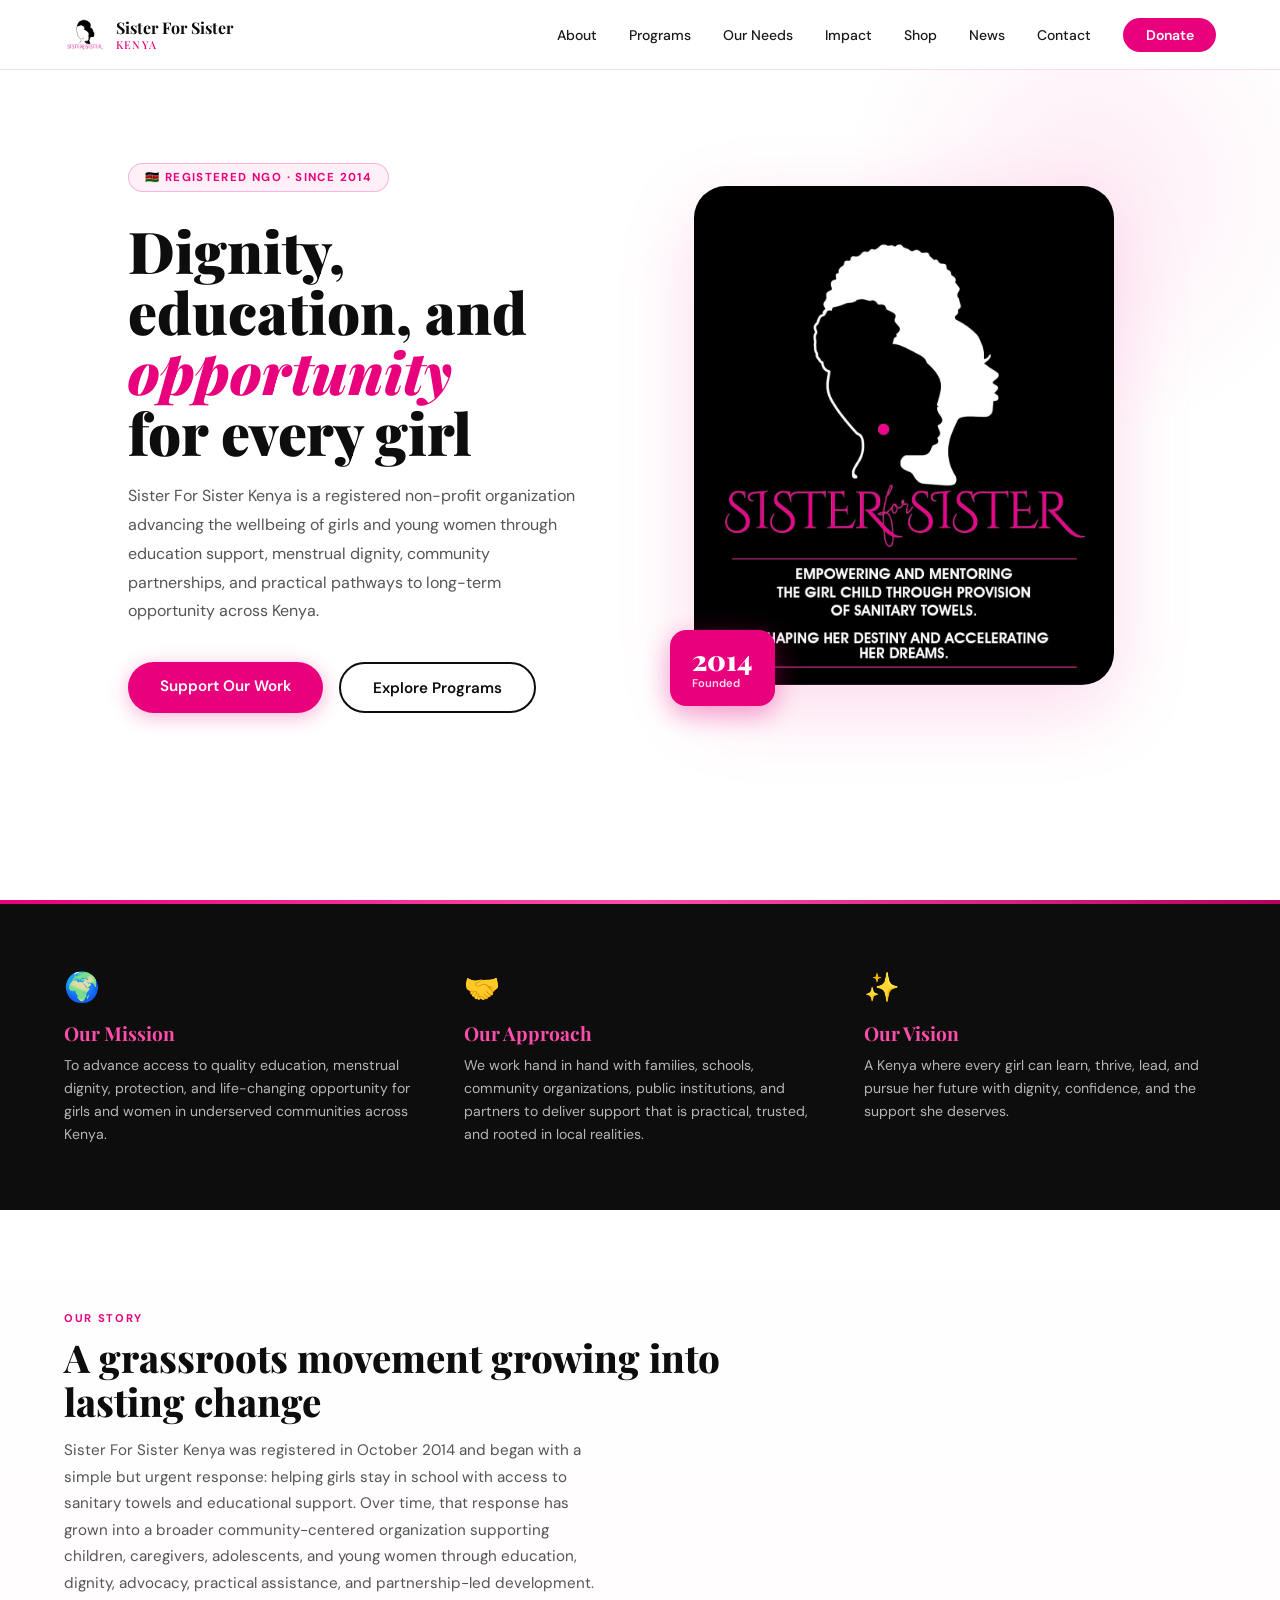
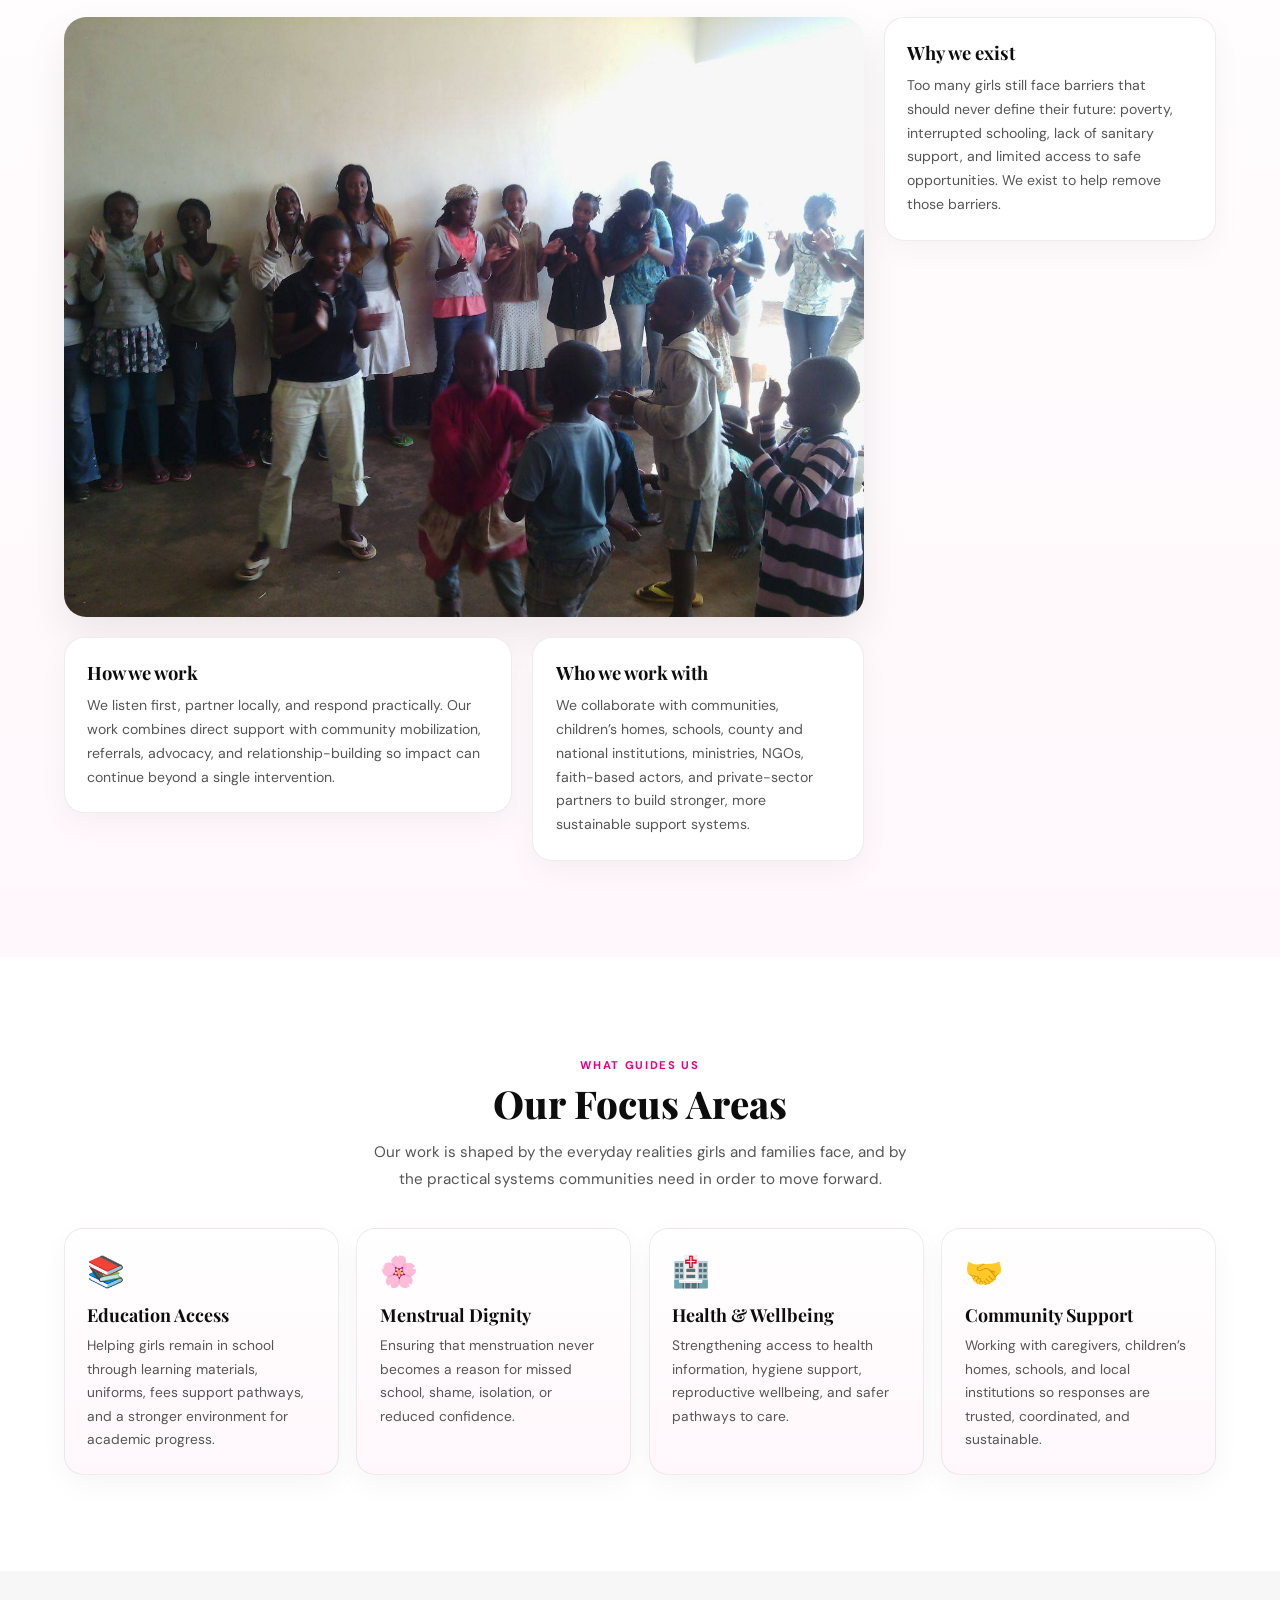
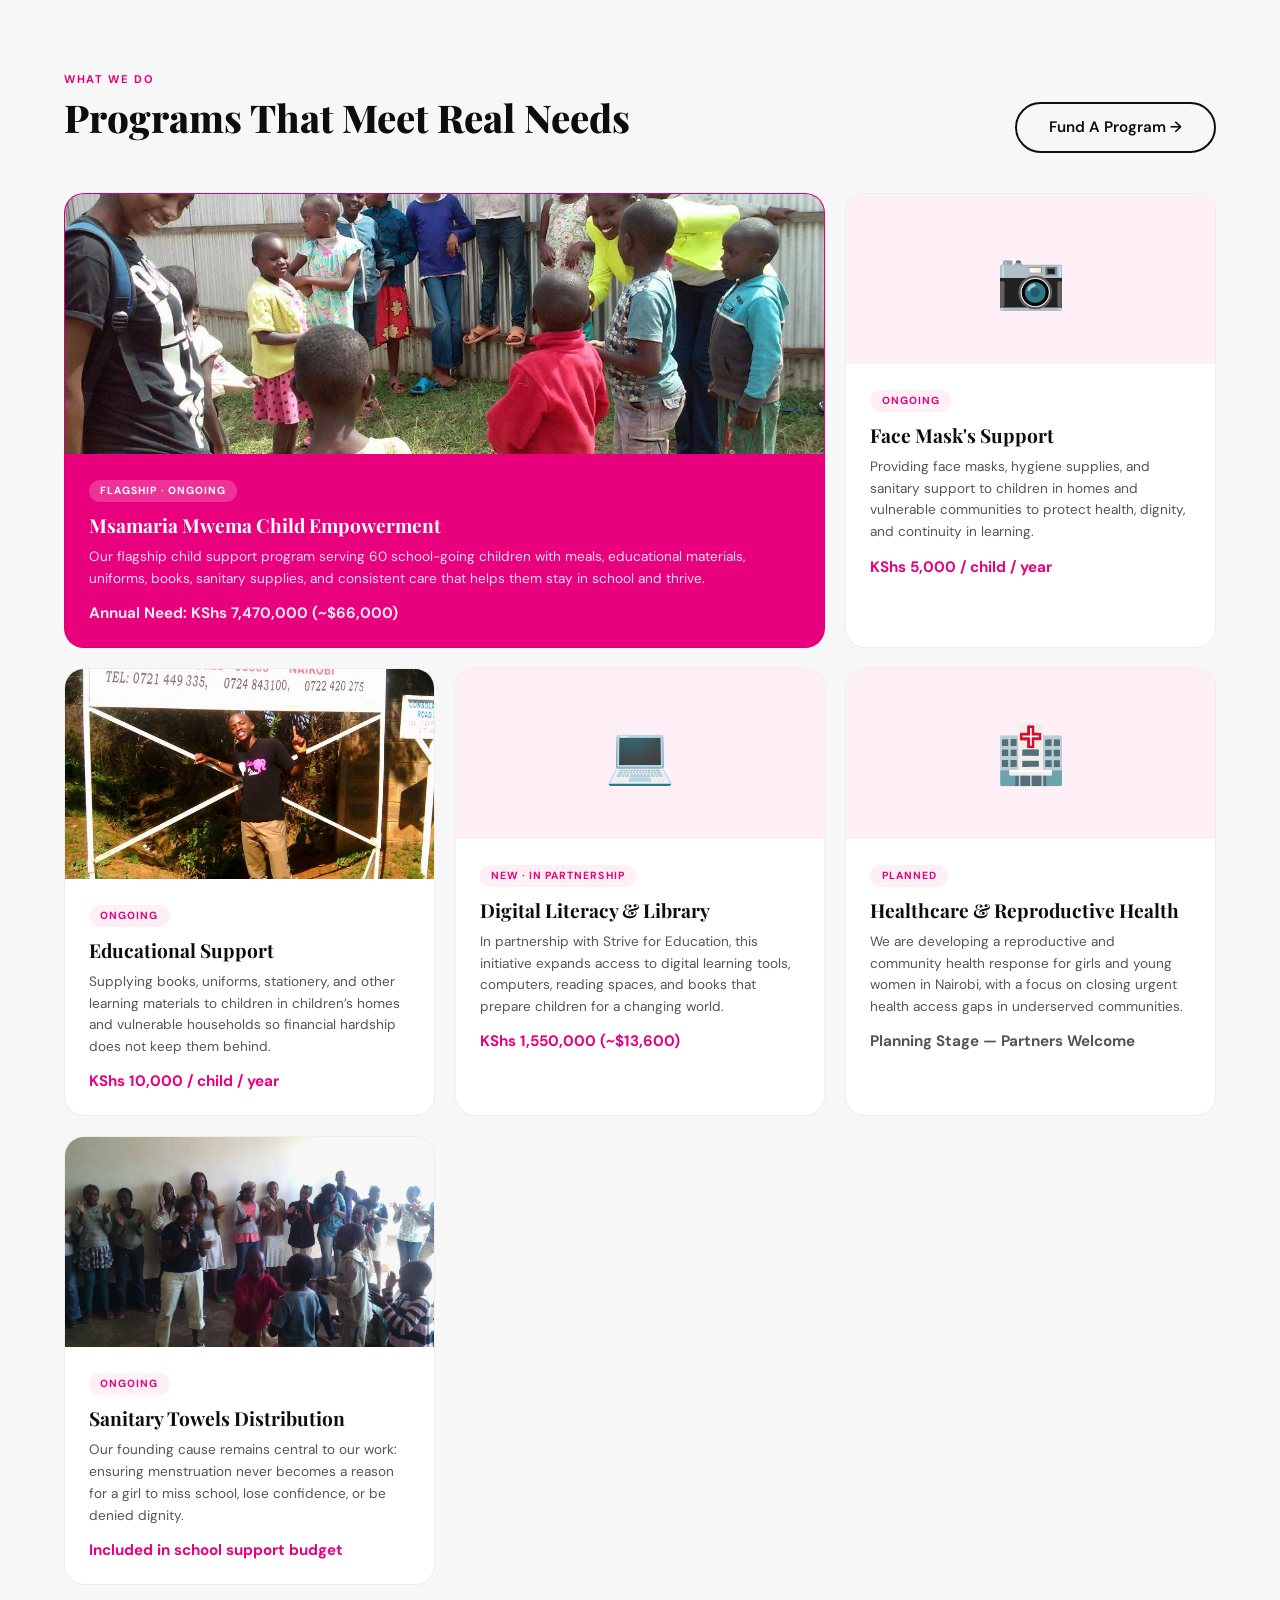
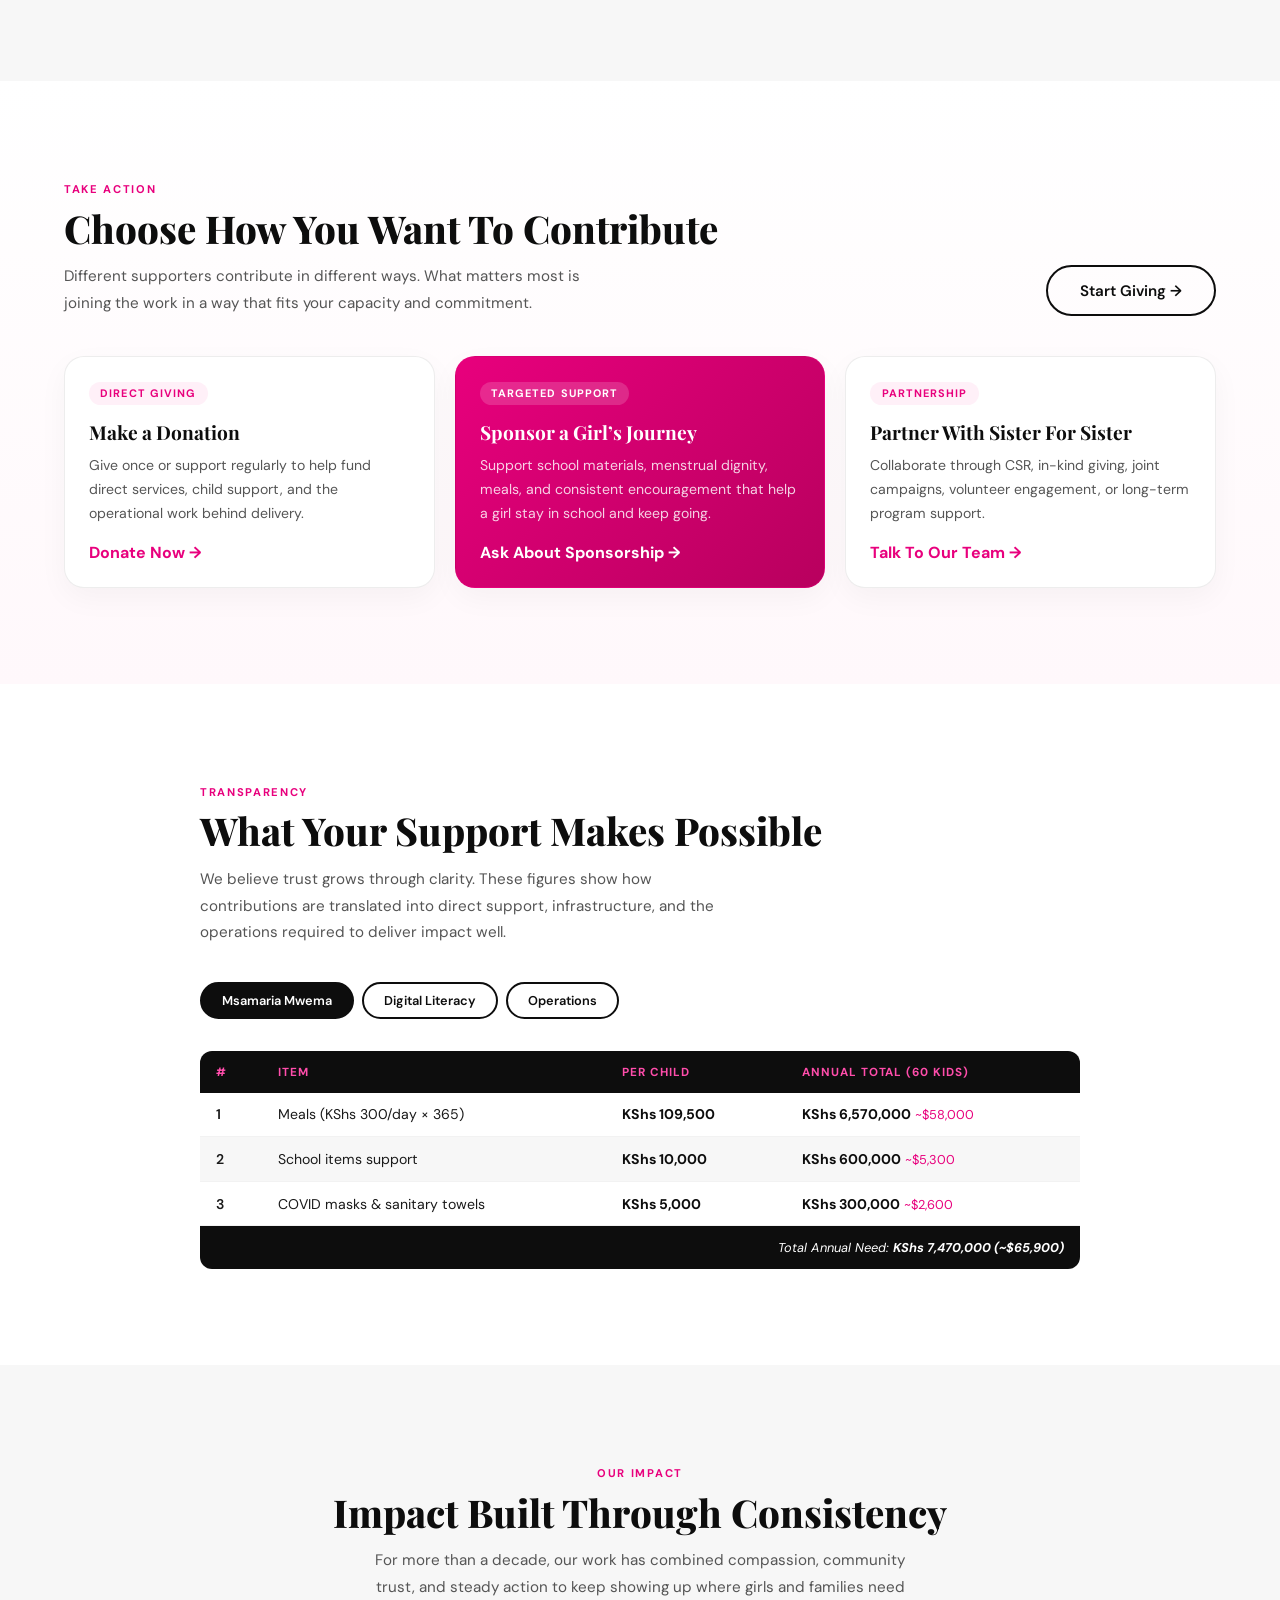
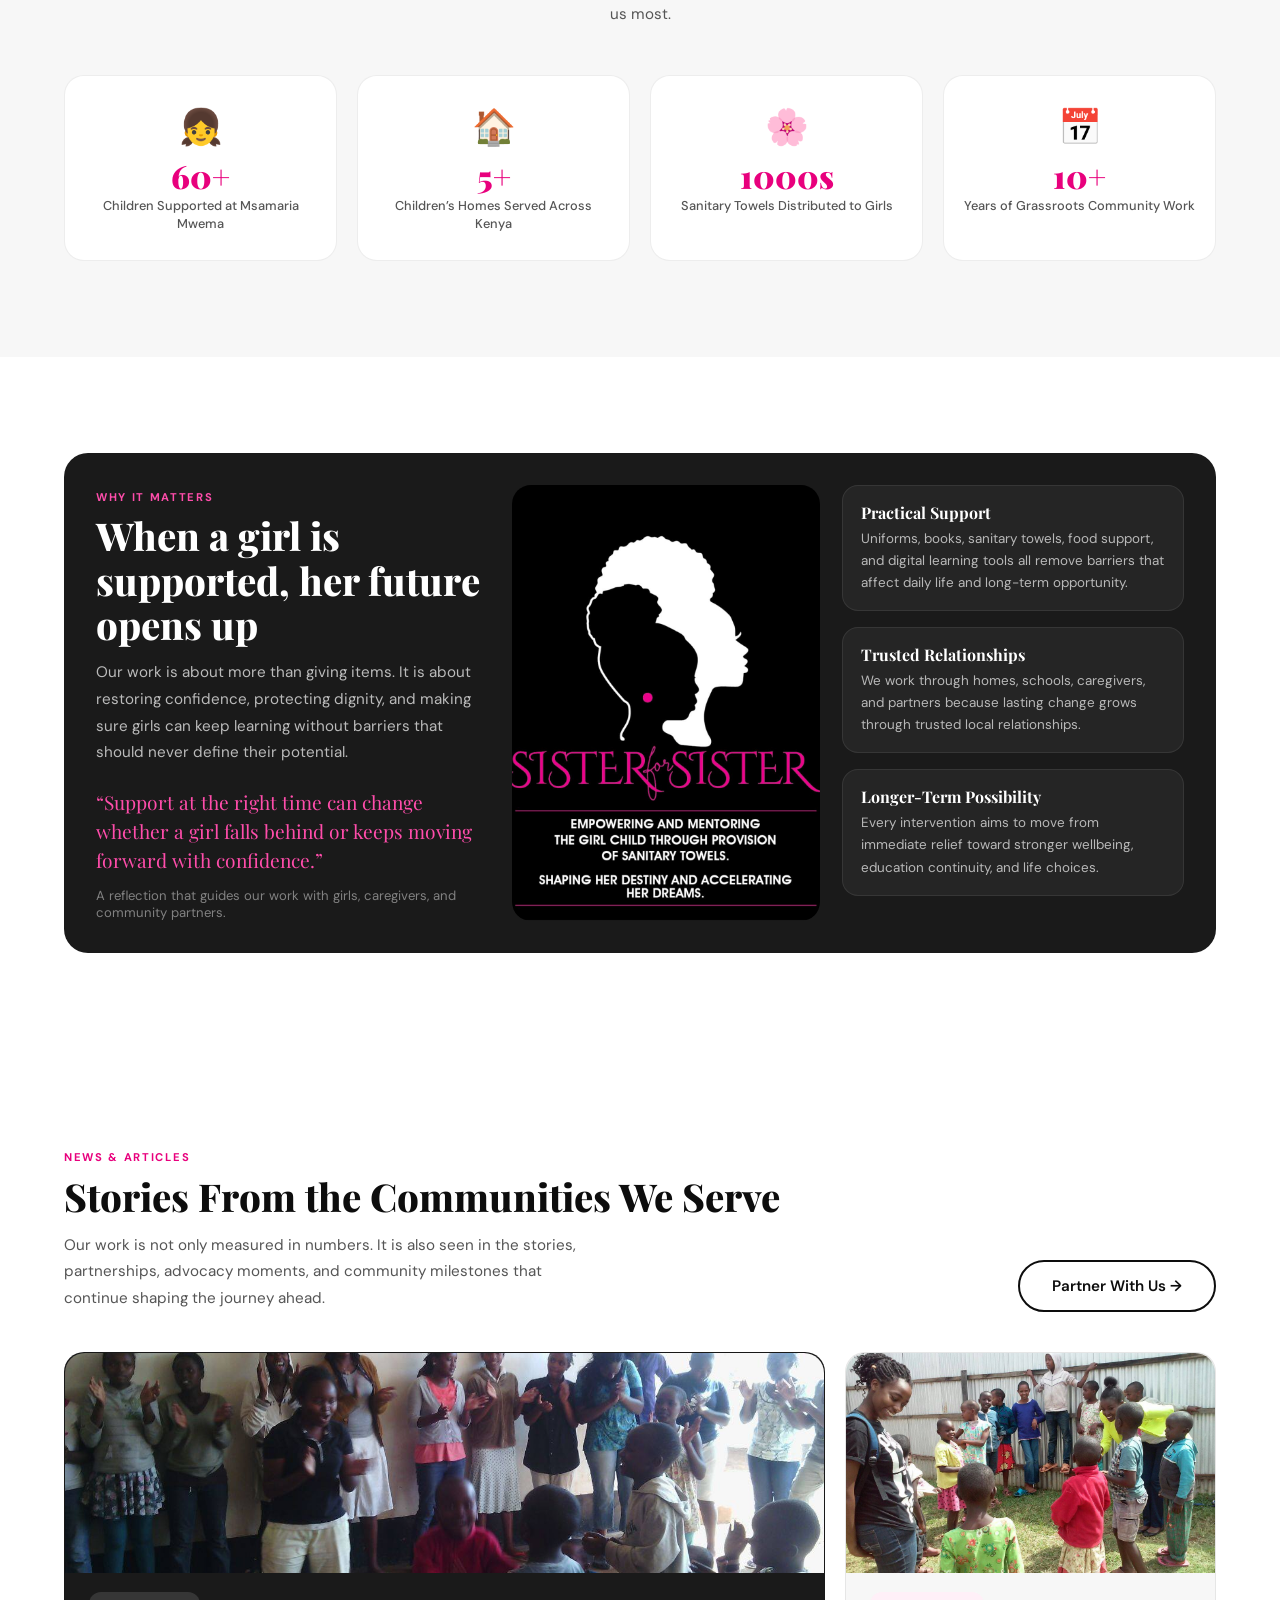
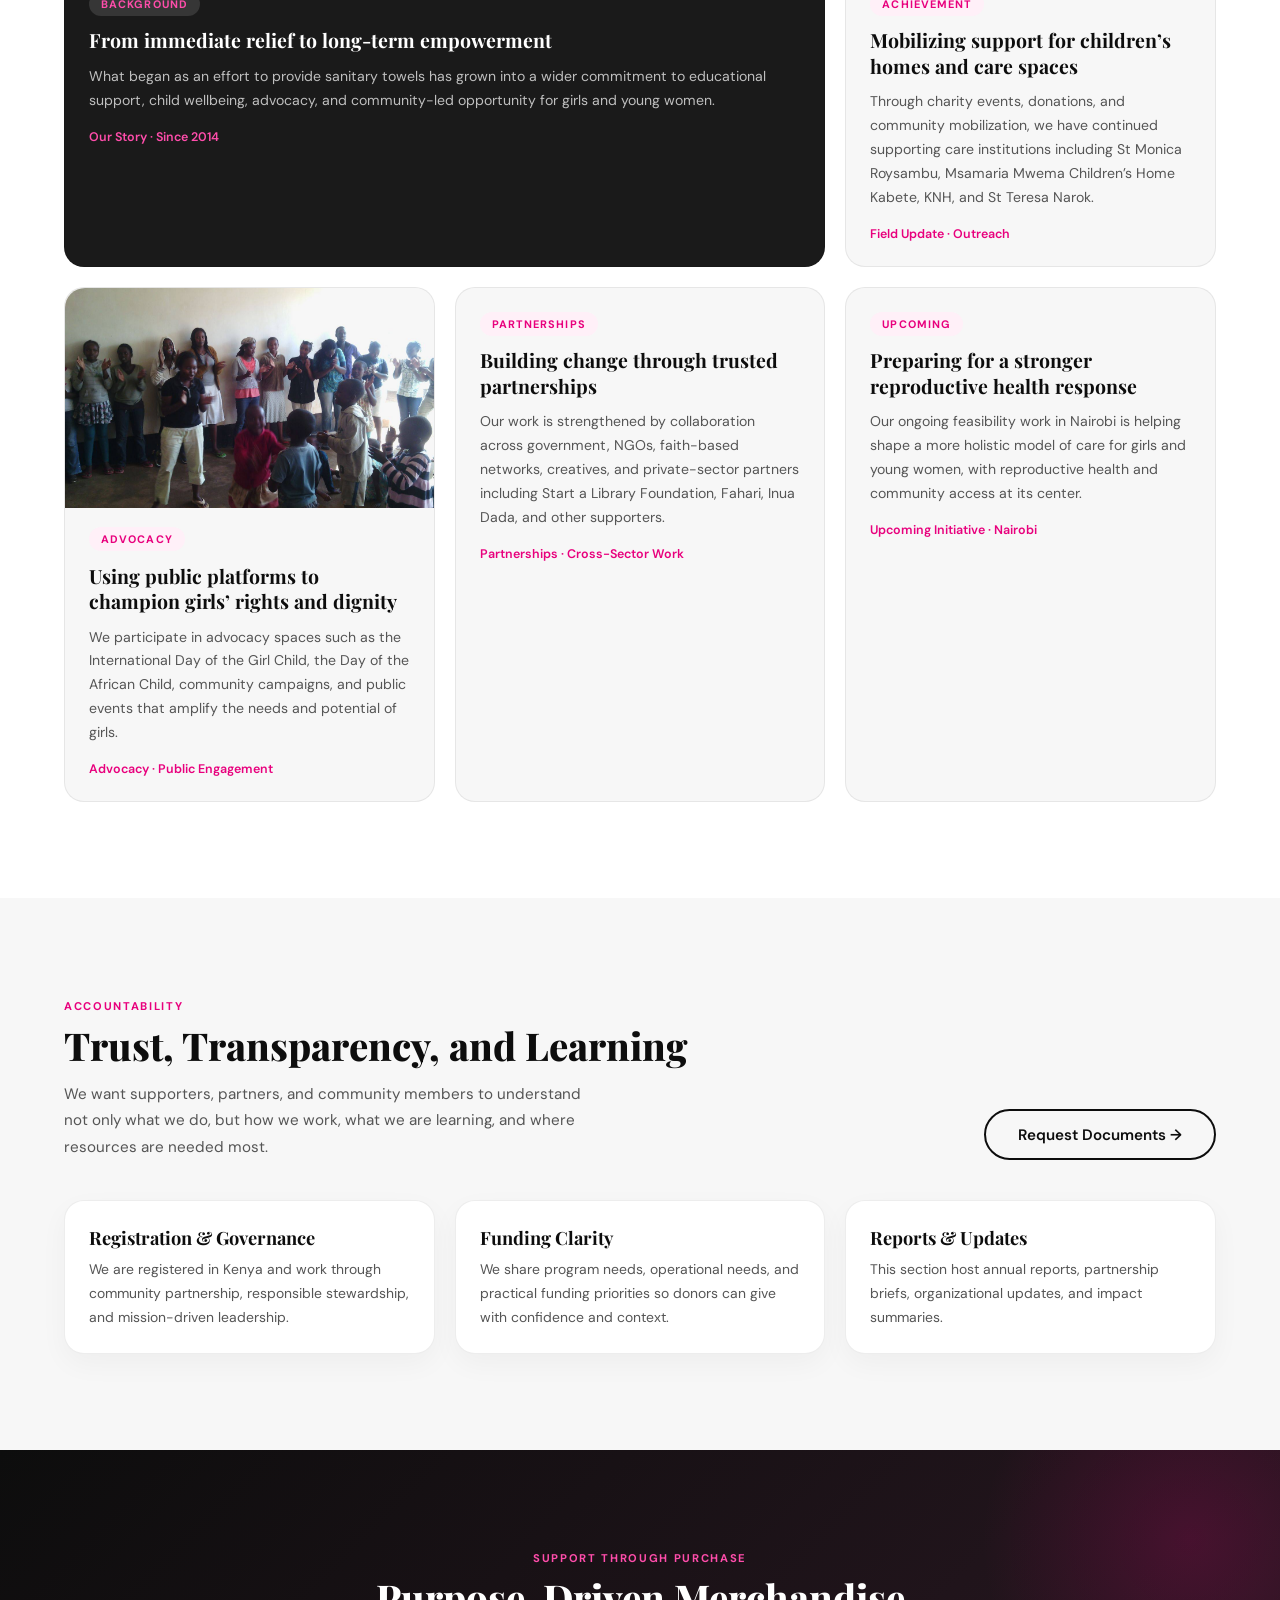
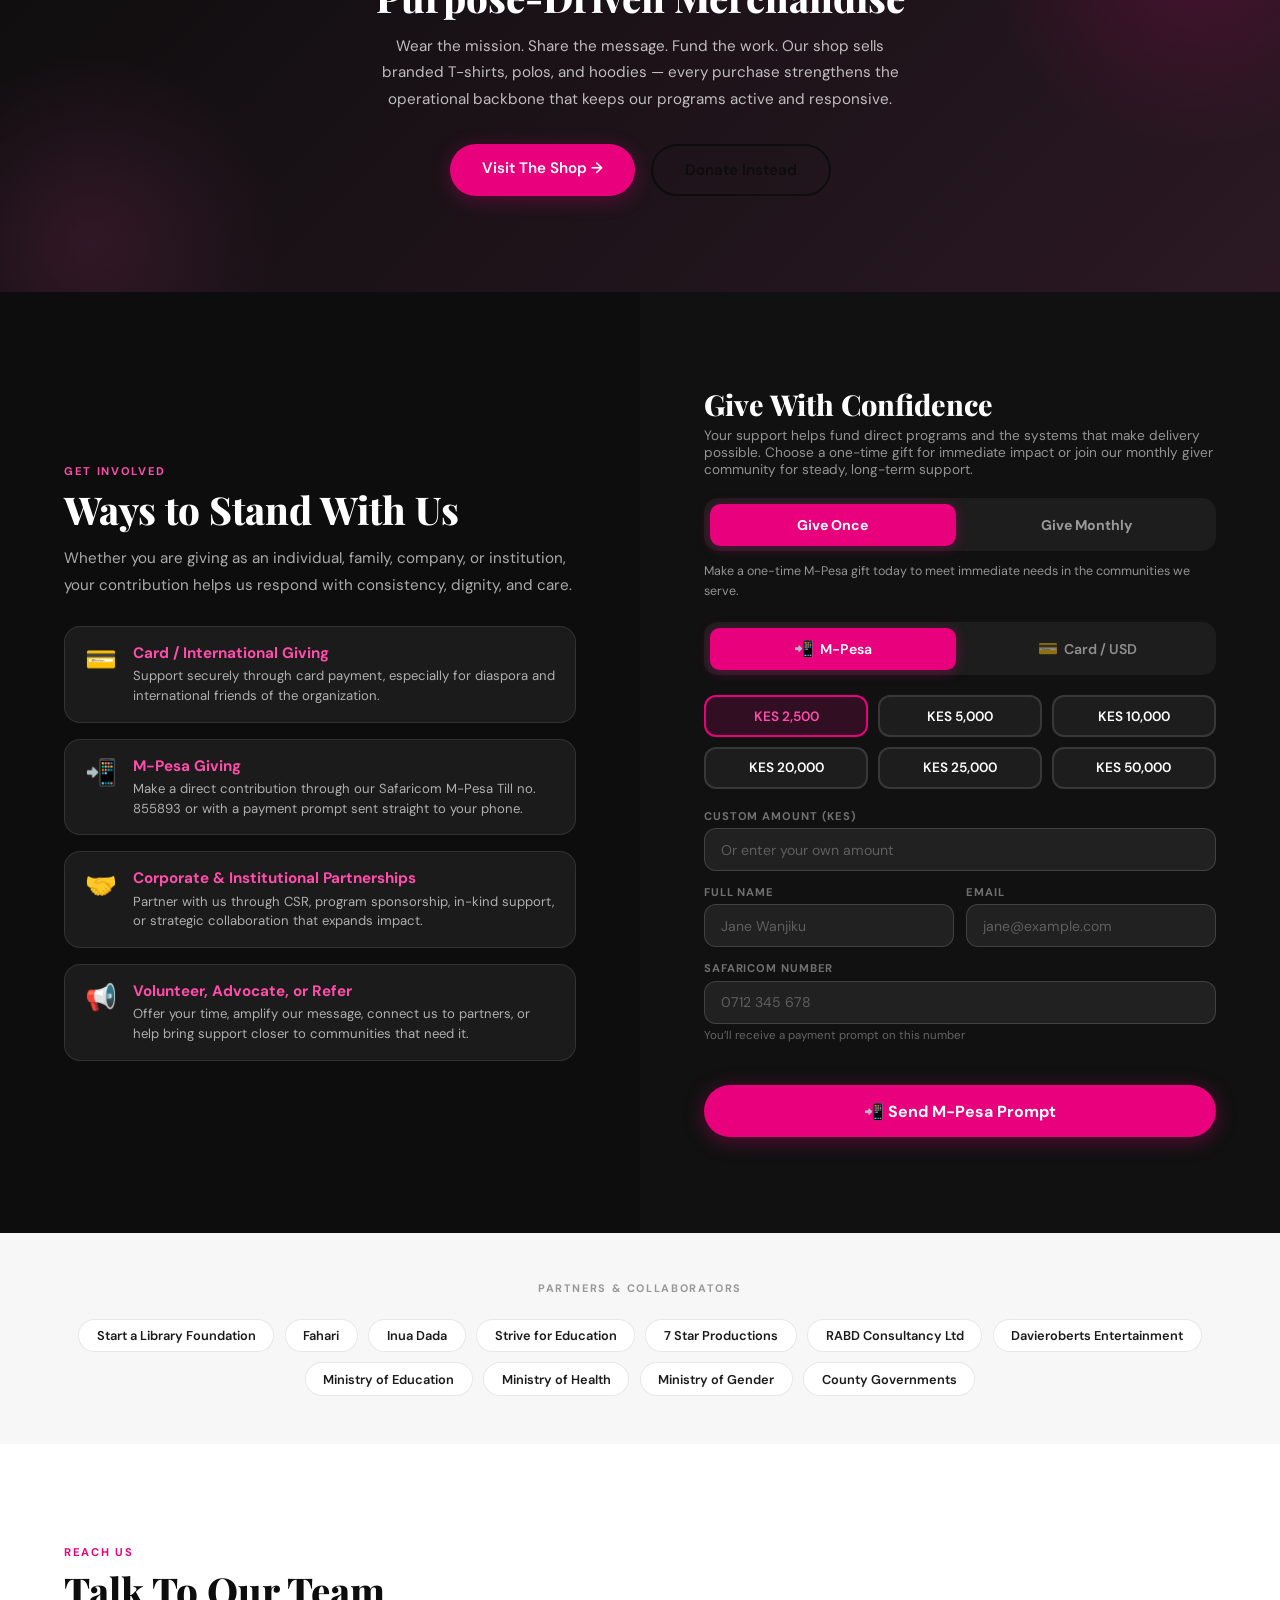
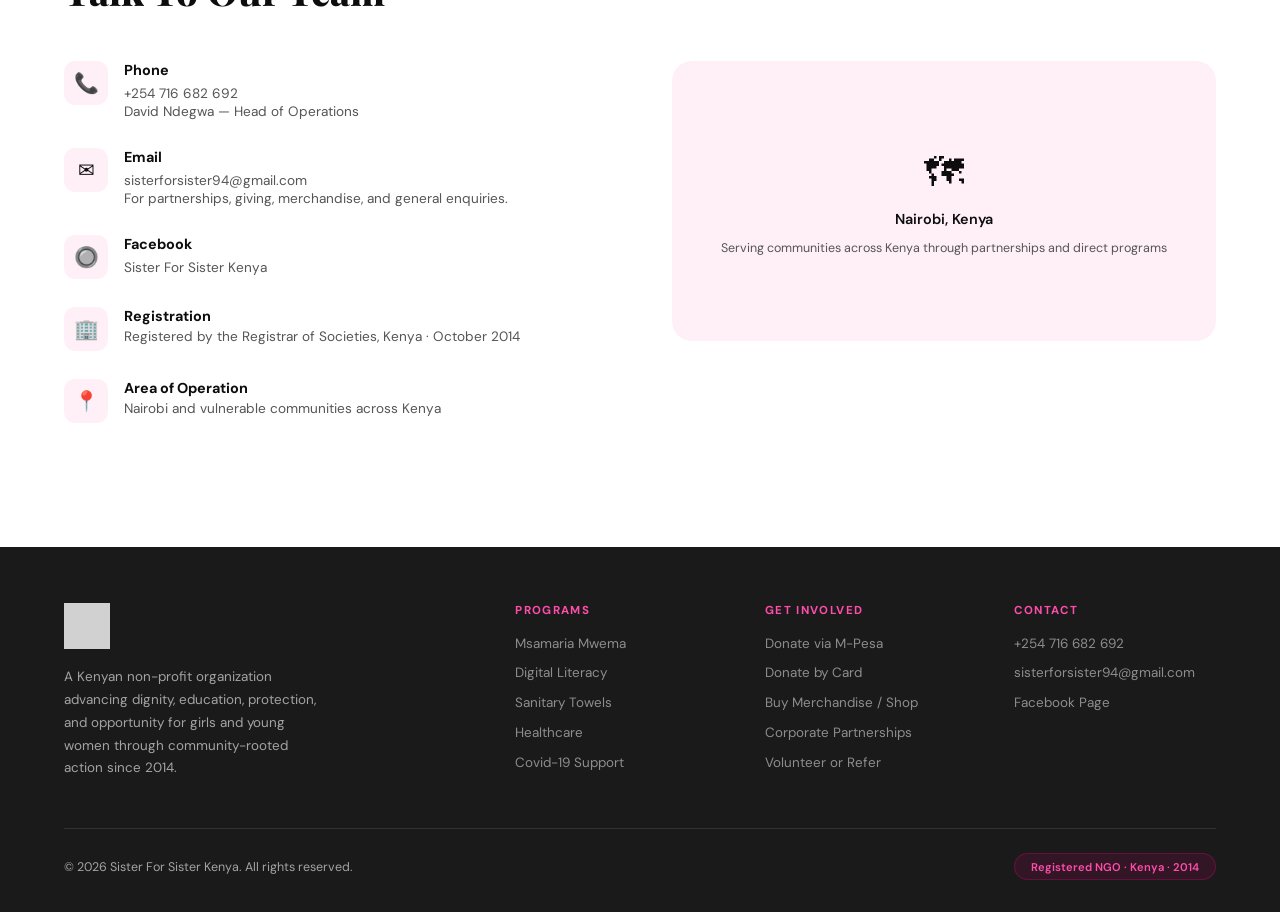
<file: index.html>
<!doctype html>
<html lang="en">
  <head>
    <meta charset="UTF-8" />
    <meta name="viewport" content="width=device-width, initial-scale=1.0" />
    <meta
      name="description"
      content="Sister For Sister Kenya — a registered non-profit advancing dignity, education, and opportunity for girls and young women across Kenya since 2014. Donate, volunteer, or buy purpose-driven merchandise."
    />
    <meta name="theme-color" content="#E8007D" />
    <title>Sister For Sister Kenya — Education, Dignity & Opportunity for Girls</title>
    <link rel="icon" type="image/jpeg" href="Images/logo.jpg" />
    <link
      href="https://fonts.googleapis.com/css2?family=Playfair+Display:ital,wght@0,400;0,700;0,900;1,400&family=DM+Sans:wght@300;400;500;600;700&display=swap"
      rel="stylesheet"
    />
    <link rel="stylesheet" href="styles.css" />
    <!-- Flutterwave.js — handles secure card & international payments -->
    <script src="https://checkout.flutterwave.com/v3.js"></script>
  </head>
  <body>
    <!-- NAV -->
    <nav id="mainNav">
      <div class="nav-logo">
        <img src="Images/logo.jpg" alt="Sister For Sister Kenya" />
        <span>Sister For Sister<em>Kenya</em></span>
      </div>
      <ul class="nav-links">
        <li><a href="#about">About</a></li>
        <li><a href="#programs">Programs</a></li>
        <li><a href="#needs">Our Needs</a></li>
        <li><a href="#impact">Impact</a></li>
        <li><a href="shop.html">Shop</a></li>
        <li><a href="#news">News</a></li>
        <li><a href="#contact">Contact</a></li>
        <li><a href="#donate" class="nav-cta">Donate</a></li>
      </ul>
      <button
        class="hamburger"
        id="hamburger"
        aria-label="Menu"
        aria-expanded="false"
      >
        <span></span><span></span><span></span>
      </button>
    </nav>

    <!-- MOBILE MENU -->
    <div class="mobile-menu" id="mobileMenu">
      <a href="#about">About</a>
      <a href="#programs">Programs</a>
      <a href="#needs">Our Needs</a>
      <a href="#impact">Impact</a>
      <a href="shop.html">Shop</a>
      <a href="#news">News</a>
      <a href="#contact">Contact</a>
      <a href="#donate" class="btn-pink-mob">Donate Now</a>
    </div>

    <!-- HERO -->
    <section class="hero" id="about">
      <div class="hero-left">
        <div class="hero-eyebrow">
          &#127472;&#127466; Registered NGO &middot; Since 2014
        </div>
        <h1>
          Dignity, education, and<br /><span class="accent">opportunity</span
          ><br />for every girl
        </h1>
        <p class="hero-desc">
          Sister For Sister Kenya is a registered non-profit organization
          advancing the wellbeing of girls and young women through education
          support, menstrual dignity, community partnerships, and practical
          pathways to long-term opportunity across Kenya.
        </p>
        <div class="hero-actions">
          <a href="#donate" class="btn-pink">Support Our Work</a>
          <a href="#programs" class="btn-outline">Explore Programs</a>
        </div>
      </div>
      <div class="hero-right">
        <div class="hero-img-wrap">
          <img
            src="Images/About.jpg"
            alt="Girls supported by Sister For Sister Kenya"
          />
          <div class="hero-stat">
            <div class="num">2014</div>
            <div class="lbl">Founded</div>
          </div>
        </div>
      </div>
    </section>

    <div class="divider"></div>

    <!-- MISSION -->
    <div class="mission-band">
      <div class="mission-item">
        <div class="icon">&#127757;</div>
        <h3>Our Mission</h3>
        <p>
          To advance access to quality education, menstrual dignity, protection,
          and life-changing opportunity for girls and women in underserved
          communities across Kenya.
        </p>
      </div>
      <div class="mission-item">
        <div class="icon">&#129309;</div>
        <h3>Our Approach</h3>
        <p>
          We work hand in hand with families, schools, community organizations,
          public institutions, and partners to deliver support that is
          practical, trusted, and rooted in local realities.
        </p>
      </div>
      <div class="mission-item">
        <div class="icon">&#10024;</div>
        <h3>Our Vision</h3>
        <p>
          A Kenya where every girl can learn, thrive, lead, and pursue her
          future with dignity, confidence, and the support she deserves.
        </p>
      </div>
    </div>

    <!-- STORY / BACKGROUND -->
    <section class="story-section">
      <div class="story-grid">
        <div class="story-copy">
          <span class="section-label">Our Story</span>
          <h2 class="section-title">
            A grassroots movement growing into lasting change
          </h2>
          <p class="section-sub">
            Sister For Sister Kenya was registered in October 2014 and began
            with a simple but urgent response: helping girls stay in school with
            access to sanitary towels and educational support. Over time, that
            response has grown into a broader community-centered organization
            supporting children, caregivers, adolescents, and young women
            through education, dignity, advocacy, practical assistance, and
            partnership-led development.
          </p>
        </div>
        <figure class="story-photo-card">
          <img
            src="Images/children2.jpg"
            alt="Children taking part in Sister For Sister Kenya support activities"
            loading="lazy"
          />
        </figure>
        <div class="story-card">
          <h3>Why we exist</h3>
          <p>
            Too many girls still face barriers that should never define their
            future: poverty, interrupted schooling, lack of sanitary support,
            and limited access to safe opportunities. We exist to help remove
            those barriers.
          </p>
        </div>
        <div class="story-card">
          <h3>How we work</h3>
          <p>
            We listen first, partner locally, and respond practically. Our work
            combines direct support with community mobilization, referrals,
            advocacy, and relationship-building so impact can continue beyond a
            single intervention.
          </p>
        </div>
        <div class="story-card">
          <h3>Who we work with</h3>
          <p>
            We collaborate with communities, children&rsquo;s homes, schools,
            county and national institutions, ministries, NGOs, faith-based
            actors, and private-sector partners to build stronger, more
            sustainable support systems.
          </p>
        </div>
      </div>
    </section>

    <!-- PRIORITIES -->
    <section class="priorities-section">
      <div class="text-center">
        <span class="section-label">What Guides Us</span>
        <h2 class="section-title">Our Focus Areas</h2>
        <p class="section-sub">
          Our work is shaped by the everyday realities girls and families face,
          and by the practical systems communities need in order to move
          forward.
        </p>
      </div>
      <div class="priorities-grid">
        <div class="priority-card">
          <div class="priority-icon">&#128218;</div>
          <h3>Education Access</h3>
          <p>
            Helping girls remain in school through learning materials, uniforms,
            fees support pathways, and a stronger environment for academic
            progress.
          </p>
        </div>
        <div class="priority-card">
          <div class="priority-icon">&#127800;</div>
          <h3>Menstrual Dignity</h3>
          <p>
            Ensuring that menstruation never becomes a reason for missed school,
            shame, isolation, or reduced confidence.
          </p>
        </div>
        <div class="priority-card">
          <div class="priority-icon">&#127973;</div>
          <h3>Health &amp; Wellbeing</h3>
          <p>
            Strengthening access to health information, hygiene support,
            reproductive wellbeing, and safer pathways to care.
          </p>
        </div>
        <div class="priority-card">
          <div class="priority-icon">&#129309;</div>
          <h3>Community Support</h3>
          <p>
            Working with caregivers, children&rsquo;s homes, schools, and local
            institutions so responses are trusted, coordinated, and sustainable.
          </p>
        </div>
      </div>
    </section>

    <!-- PROGRAMS -->
    <section class="programs-section" id="programs">
      <div class="programs-header">
        <div>
          <span class="section-label">What We Do</span>
          <h2 class="section-title">Programs That Meet Real Needs</h2>
        </div>
        <a href="#donate" class="btn-outline">Fund A Program &rarr;</a>
      </div>
      <div class="programs-grid">
        <div class="program-card featured">
          <div class="card-media">
            <img
              src="Images/children3.jpg"
              alt="Children supported through the Msamaria Mwema Child Empowerment program"
              loading="lazy"
            />
          </div>
          <div class="card-body">
            <span class="card-tag">Flagship &middot; Ongoing</span>
            <h3>Msamaria Mwema Child Empowerment</h3>
            <p>
              Our flagship child support program serving 60 school-going
              children with meals, educational materials, uniforms, books,
              sanitary supplies, and consistent care that helps them stay in
              school and thrive.
            </p>
            <div class="card-amount">
              Annual Need: KShs 7,470,000 (~&#36;66,000)
            </div>
          </div>
        </div>
        <div class="program-card">
          <div class="card-icon-wrap">&#128247;</div>
          <div class="card-body">
            <span class="card-tag">Ongoing</span>
            <h3>Face Mask's Support</h3>
            <p>
              Providing face masks, hygiene supplies, and sanitary support to
              children in homes and vulnerable communities to protect health,
              dignity, and continuity in learning.
            </p>
            <div class="card-amount">KShs 5,000 / child / year</div>
          </div>
        </div>
        <div class="program-card">
          <div class="card-media">
            <img
              src="Images/school1.jpg"
              alt="Students receiving education support through Sister For Sister Kenya"
              loading="lazy"
            />
          </div>
          <div class="card-body">
            <span class="card-tag">Ongoing</span>
            <h3>Educational Support</h3>
            <p>
              Supplying books, uniforms, stationery, and other learning
              materials to children in children&rsquo;s homes and vulnerable
              households so financial hardship does not keep them behind.
            </p>
            <div class="card-amount">KShs 10,000 / child / year</div>
          </div>
        </div>
        <div class="program-card">
          <div class="card-icon-wrap">&#128187;</div>
          <div class="card-body">
            <span class="card-tag">New &middot; In Partnership</span>
            <h3>Digital Literacy &amp; Library</h3>
            <p>
              In partnership with Strive for Education, this initiative expands
              access to digital learning tools, computers, reading spaces, and
              books that prepare children for a changing world.
            </p>
            <div class="card-amount">KShs 1,550,000 (~&#36;13,600)</div>
          </div>
        </div>
        <div class="program-card">
          <div class="card-icon-wrap">&#127973;</div>
          <div class="card-body">
            <span class="card-tag">Planned</span>
            <h3>Healthcare &amp; Reproductive Health</h3>
            <p>
              We are developing a reproductive and community health response for
              girls and young women in Nairobi, with a focus on closing urgent
              health access gaps in underserved communities.
            </p>
            <div class="card-amount" style="color: var(--grey)">
              Planning Stage &mdash; Partners Welcome
            </div>
          </div>
        </div>
        <div class="program-card">
          <div class="card-media">
            <img
              src="Images/children2.jpg"
              alt="Girls benefiting from sanitary towel distribution support"
              loading="lazy"
            />
          </div>
          <div class="card-body">
            <span class="card-tag">Ongoing</span>
            <h3>Sanitary Towels Distribution</h3>
            <p>
              Our founding cause remains central to our work: ensuring
              menstruation never becomes a reason for a girl to miss school,
              lose confidence, or be denied dignity.
            </p>
            <div class="card-amount">Included in school support budget</div>
          </div>
        </div>
      </div>
    </section>

    <!-- SUPPORT PATHS -->
    <section class="support-paths-section">
      <div class="programs-header">
        <div>
          <span class="section-label">Take Action</span>
          <h2 class="section-title">Choose How You Want To Contribute</h2>
          <p class="section-sub">
            Different supporters contribute in different ways. What matters most
            is joining the work in a way that fits your capacity and commitment.
          </p>
        </div>
        <a href="#donate" class="btn-outline">Start Giving &rarr;</a>
      </div>
      <div class="support-paths-grid">
        <div class="support-path-card">
          <span class="support-tag">Direct Giving</span>
          <h3>Make a Donation</h3>
          <p>
            Give once or support regularly to help fund direct services, child
            support, and the operational work behind delivery.
          </p>
          <a href="#donate">Donate Now &rarr;</a>
        </div>
        <div class="support-path-card feature">
          <span class="support-tag">Targeted Support</span>
          <h3>Sponsor a Girl&rsquo;s Journey</h3>
          <p>
            Support school materials, menstrual dignity, meals, and consistent
            encouragement that help a girl stay in school and keep going.
          </p>
          <a href="#contact">Ask About Sponsorship &rarr;</a>
        </div>
        <div class="support-path-card">
          <span class="support-tag">Partnership</span>
          <h3>Partner With Sister For Sister</h3>
          <p>
            Collaborate through CSR, in-kind giving, joint campaigns, volunteer
            engagement, or long-term program support.
          </p>
          <a href="#contact">Talk To Our Team &rarr;</a>
        </div>
      </div>
    </section>

    <!-- FUNDING NEEDS -->
    <section class="needs-section" id="needs">
      <div class="needs-inner">
        <span class="section-label">Transparency</span>
        <h2 class="section-title">What Your Support Makes Possible</h2>
        <p class="section-sub" style="margin-bottom: 2.25rem">
          We believe trust grows through clarity. These figures show how
          contributions are translated into direct support, infrastructure, and
          the operations required to deliver impact well.
        </p>
        <div class="needs-tabs">
          <button class="tab-btn active" onclick="showTab('msamaria', this)">
            Msamaria Mwema
          </button>
          <button class="tab-btn" onclick="showTab('digital', this)">
            Digital Literacy
          </button>
          <button class="tab-btn" onclick="showTab('ops', this)">
            Operations
          </button>
        </div>
        <div id="tab-msamaria" class="tab-content active">
          <table class="needs-table">
            <thead>
              <tr>
                <th>#</th>
                <th>Item</th>
                <th>Per Child</th>
                <th>Annual Total (60 kids)</th>
              </tr>
            </thead>
            <tbody>
              <tr>
                <td>1</td>
                <td>Meals (KShs 300/day &times; 365)</td>
                <td><span class="kes">KShs 109,500</span></td>
                <td>
                  <span class="kes">KShs 6,570,000</span
                  ><span class="usd">~&#36;58,000</span>
                </td>
              </tr>
              <tr>
                <td>2</td>
                <td>School items support</td>
                <td><span class="kes">KShs 10,000</span></td>
                <td>
                  <span class="kes">KShs 600,000</span
                  ><span class="usd">~&#36;5,300</span>
                </td>
              </tr>
              <tr>
                <td>3</td>
                <td>COVID masks &amp; sanitary towels</td>
                <td><span class="kes">KShs 5,000</span></td>
                <td>
                  <span class="kes">KShs 300,000</span
                  ><span class="usd">~&#36;2,600</span>
                </td>
              </tr>
            </tbody>
          </table>
          <div class="table-foot">
            Total Annual Need: <strong>KShs 7,470,000 (~&#36;65,900)</strong>
          </div>
        </div>
        <div id="tab-digital" class="tab-content">
          <table class="needs-table">
            <thead>
              <tr>
                <th>#</th>
                <th>Item</th>
                <th>Unit Cost</th>
                <th>Total Cost</th>
              </tr>
            </thead>
            <tbody>
              <tr>
                <td>1</td>
                <td>10 Smartphones / Tablets</td>
                <td><span class="kes">KShs 30,000</span></td>
                <td>
                  <span class="kes">KShs 300,000</span
                  ><span class="usd">~&#36;2,600</span>
                </td>
              </tr>
              <tr>
                <td>2</td>
                <td>5 Desktop computers &amp; accessories</td>
                <td><span class="kes">KShs 50,000</span></td>
                <td>
                  <span class="kes">KShs 250,000</span
                  ><span class="usd">~&#36;2,200</span>
                </td>
              </tr>
              <tr>
                <td>3</td>
                <td>Library equipment &amp; fittings</td>
                <td>&mdash;</td>
                <td>
                  <span class="kes">KShs 500,000</span
                  ><span class="usd">~&#36;4,400</span>
                </td>
              </tr>
              <tr>
                <td>4</td>
                <td>Books &amp; reading materials</td>
                <td>&mdash;</td>
                <td>
                  <span class="kes">KShs 500,000</span
                  ><span class="usd">~&#36;4,400</span>
                </td>
              </tr>
            </tbody>
          </table>
          <div class="table-foot">
            Total One-Off Need: <strong>KShs 1,550,000 (~&#36;13,600)</strong>
          </div>
        </div>
        <div id="tab-ops" class="tab-content">
          <table class="needs-table">
            <thead>
              <tr>
                <th>#</th>
                <th>Item</th>
                <th>Per Month</th>
                <th>Annual Cost</th>
              </tr>
            </thead>
            <tbody>
              <tr>
                <td>1</td>
                <td>Office space rental</td>
                <td><span class="kes">KShs 30,000</span></td>
                <td>
                  <span class="kes">KShs 360,000</span
                  ><span class="usd">~&#36;3,185</span>
                </td>
              </tr>
              <tr>
                <td>2</td>
                <td>Volunteer stipends</td>
                <td><span class="kes">KShs 45,000</span></td>
                <td>
                  <span class="kes">KShs 540,000</span
                  ><span class="usd">~&#36;4,700</span>
                </td>
              </tr>
              <tr>
                <td>3</td>
                <td>Transport, airtime, internet &amp; stationery</td>
                <td><span class="kes">KShs 50,000</span></td>
                <td>
                  <span class="kes">KShs 600,000</span
                  ><span class="usd">~&#36;5,300</span>
                </td>
              </tr>
            </tbody>
          </table>
          <div class="table-foot">
            Total Annual Operations:
            <strong>KShs 1,500,000 (~&#36;13,185)</strong>
          </div>
        </div>
      </div>
    </section>

    <!-- IMPACT -->
    <section class="impact-section" id="impact">
      <div class="text-center">
        <span class="section-label">Our Impact</span>
        <h2 class="section-title">Impact Built Through Consistency</h2>
        <p class="section-sub">
          For more than a decade, our work has combined compassion, community
          trust, and steady action to keep showing up where girls and families
          need us most.
        </p>
      </div>
      <div class="impact-grid">
        <div class="impact-card">
          <div class="em">&#128103;</div>
          <div class="num">60+</div>
          <div class="lbl">Children Supported at Msamaria Mwema</div>
        </div>
        <div class="impact-card">
          <div class="em">&#127968;</div>
          <div class="num">5+</div>
          <div class="lbl">Children&rsquo;s Homes Served Across Kenya</div>
        </div>
        <div class="impact-card">
          <div class="em">&#127800;</div>
          <div class="num">1000s</div>
          <div class="lbl">Sanitary Towels Distributed to Girls</div>
        </div>
        <div class="impact-card">
          <div class="em">&#128197;</div>
          <div class="num">10+</div>
          <div class="lbl">Years of Grassroots Community Work</div>
        </div>
      </div>
    </section>

    <!-- STORY HIGHLIGHT -->
    <section class="story-highlight-section">
      <div class="story-highlight-card">
        <div class="story-highlight-copy">
          <span class="section-label">Why It Matters</span>
          <h2 class="section-title">
            When a girl is supported, her future opens up
          </h2>
          <p class="section-sub">
            Our work is about more than giving items. It is about restoring
            confidence, protecting dignity, and making sure girls can keep
            learning without barriers that should never define their potential.
          </p>
          <blockquote class="story-quote">
            &ldquo;Support at the right time can change whether a girl falls
            behind or keeps moving forward with confidence.&rdquo;
          </blockquote>
          <p class="story-attrib">
            A reflection that guides our work with girls, caregivers, and
            community partners.
          </p>
        </div>
        <figure class="story-highlight-media">
          <img
            src="Images/About.jpg"
            alt="Sister For Sister Kenya community support in action"
            loading="lazy"
          />
        </figure>
        <div class="story-highlight-points">
          <div class="highlight-point">
            <h3>Practical Support</h3>
            <p>
              Uniforms, books, sanitary towels, food support, and digital
              learning tools all remove barriers that affect daily life and
              long-term opportunity.
            </p>
          </div>
          <div class="highlight-point">
            <h3>Trusted Relationships</h3>
            <p>
              We work through homes, schools, caregivers, and partners because
              lasting change grows through trusted local relationships.
            </p>
          </div>
          <div class="highlight-point">
            <h3>Longer-Term Possibility</h3>
            <p>
              Every intervention aims to move from immediate relief toward
              stronger wellbeing, education continuity, and life choices.
            </p>
          </div>
        </div>
      </div>
    </section>

    <!-- NEWS / ARTICLES -->
    <section class="articles-section" id="news">
      <div class="programs-header">
        <div>
          <span class="section-label">News &amp; Articles</span>
          <h2 class="section-title">Stories From the Communities We Serve</h2>
          <p class="section-sub">
            Our work is not only measured in numbers. It is also seen in the
            stories, partnerships, advocacy moments, and community milestones
            that continue shaping the journey ahead.
          </p>
        </div>
        <a href="#contact" class="btn-outline">Partner With Us &rarr;</a>
      </div>
      <div class="articles-grid">
        <article class="article-card article-featured">
          <div class="article-media">
            <img
              src="Images/children2.jpg"
              alt="Children and caregivers during a Sister For Sister Kenya outreach moment"
              loading="lazy"
            />
          </div>
          <span class="article-tag">Background</span>
          <h3>From immediate relief to long-term empowerment</h3>
          <p>
            What began as an effort to provide sanitary towels has grown into a
            wider commitment to educational support, child wellbeing, advocacy,
            and community-led opportunity for girls and young women.
          </p>
          <div class="article-meta">Our Story &middot; Since 2014</div>
        </article>
        <article class="article-card">
          <div class="article-media">
            <img
              src="Images/children3.jpg"
              alt="Children in a care and support space served by Sister For Sister Kenya"
              loading="lazy"
            />
          </div>
          <span class="article-tag">Achievement</span>
          <h3>Mobilizing support for children&rsquo;s homes and care spaces</h3>
          <p>
            Through charity events, donations, and community mobilization, we
            have continued supporting care institutions including St Monica
            Roysambu, Msamaria Mwema Children&rsquo;s Home Kabete, KNH, and St
            Teresa Narok.
          </p>
          <div class="article-meta">Field Update &middot; Outreach</div>
        </article>
        <article class="article-card">
          <div class="article-media">
            <img
              src="Images/children2.jpg"
              alt="Girls and young women represented in advocacy and dignity campaigns"
            />
          </div>
          <span class="article-tag">Advocacy</span>
          <h3>
            Using public platforms to champion girls&rsquo; rights and dignity
          </h3>
          <p>
            We participate in advocacy spaces such as the International Day of
            the Girl Child, the Day of the African Child, community campaigns,
            and public events that amplify the needs and potential of girls.
          </p>
          <div class="article-meta">Advocacy &middot; Public Engagement</div>
        </article>
        <article class="article-card">
          <span class="article-tag">Partnerships</span>
          <h3>Building change through trusted partnerships</h3>
          <p>
            Our work is strengthened by collaboration across government, NGOs,
            faith-based networks, creatives, and private-sector partners
            including Start a Library Foundation, Fahari, Inua Dada, and other
            supporters.
          </p>
          <div class="article-meta">
            Partnerships &middot; Cross-Sector Work
          </div>
        </article>
        <article class="article-card">
          <span class="article-tag">Upcoming</span>
          <h3>Preparing for a stronger reproductive health response</h3>
          <p>
            Our ongoing feasibility work in Nairobi is helping shape a more
            holistic model of care for girls and young women, with reproductive
            health and community access at its center.
          </p>
          <div class="article-meta">Upcoming Initiative &middot; Nairobi</div>
        </article>
      </div>
    </section>

    <!-- TRUST / DOCUMENTS -->
    <section class="trust-section">
      <div class="programs-header">
        <div>
          <span class="section-label">Accountability</span>
          <h2 class="section-title">Trust, Transparency, and Learning</h2>
          <p class="section-sub">
            We want supporters, partners, and community members to understand
            not only what we do, but how we work, what we are learning, and
            where resources are needed most.
          </p>
        </div>
        <a href="#contact" class="btn-outline">Request Documents &rarr;</a>
      </div>
      <div class="trust-grid">
        <div class="trust-card">
          <h3>Registration &amp; Governance</h3>
          <p>
            We are registered in Kenya and work through community partnership,
            responsible stewardship, and mission-driven leadership.
          </p>
        </div>
        <div class="trust-card">
          <h3>Funding Clarity</h3>
          <p>
            We share program needs, operational needs, and practical funding
            priorities so donors can give with confidence and context.
          </p>
        </div>
        <div class="trust-card">
          <h3>Reports &amp; Updates</h3>
          <p>
            This section host annual reports, partnership briefs, organizational
            updates, and impact summaries.
          </p>
        </div>
      </div>
    </section>

    <!-- SHOP CTA -->
    <section class="shop-cta-section" id="shop">
      <div class="shop-cta-inner">
        <span class="section-label">Support Through Purchase</span>
        <h2 class="section-title">Purpose-Driven Merchandise</h2>
        <p class="section-sub">
          Wear the mission. Share the message. Fund the work. Our shop sells
          branded T-shirts, polos, and hoodies &mdash; every purchase strengthens
          the operational backbone that keeps our programs active and responsive.
        </p>
        <div class="shop-cta-actions">
          <a href="shop.html" class="btn-pink">Visit The Shop &rarr;</a>
          <a href="#donate" class="btn-outline">Donate Instead</a>
        </div>
      </div>
    </section>

    <!-- DONATE — M-PESA STK PUSH + FLUTTERWAVE -->
    <div class="donate-section" id="donate">
      <!-- LEFT: Ways to Help -->
      <div class="donate-left">
        <span class="section-label">Get Involved</span>
        <h2 class="section-title">Ways to Stand With Us</h2>
        <p class="section-sub">
          Whether you are giving as an individual, family, company, or
          institution, your contribution helps us respond with consistency,
          dignity, and care.
        </p>
        <div class="help-ways">
          <div class="help-way">
            <div class="ico">&#128179;</div>
            <div>
              <h4>Card / International Giving</h4>
              <p>
                Support securely through card payment, especially for diaspora
                and international friends of the organization.
              </p>
            </div>
          </div>
          <div class="help-way">
            <div class="ico">&#128242;</div>
            <div>
              <h4>M-Pesa Giving</h4>
              <p>
                Make a direct contribution through our Safaricom M-Pesa Till no.
                855893 or with a payment prompt sent straight to your phone.
              </p>
            </div>
          </div>
          <div class="help-way">
            <div class="ico">&#129309;</div>
            <div>
              <h4>Corporate &amp; Institutional Partnerships</h4>
              <p>
                Partner with us through CSR, program sponsorship, in-kind
                support, or strategic collaboration that expands impact.
              </p>
            </div>
          </div>
          <div class="help-way">
            <div class="ico">&#128226;</div>
            <div>
              <h4>Volunteer, Advocate, or Refer</h4>
              <p>
                Offer your time, amplify our message, connect us to partners, or
                help bring support closer to communities that need it.
              </p>
            </div>
          </div>
        </div>
      </div>

      <!-- RIGHT: Payment Form -->
      <div class="donate-right">
        <div class="donate-intro">
          <h2 class="section-title">Give With Confidence</h2>
          <p>
            Your support helps fund direct programs and the systems that make
            delivery possible. Choose a one-time gift for immediate impact or
            join our monthly giver community for steady, long-term support.
          </p>
        </div>

        <div class="giving-mode-wrap">
          <div
            class="giving-mode-bar"
            role="tablist"
            aria-label="Donation frequency"
          >
            <button
              type="button"
              class="giving-mode-btn active"
              data-mode="once"
            >
              Give Once
            </button>
            <button type="button" class="giving-mode-btn" data-mode="monthly">
              Give Monthly
            </button>
          </div>
          <p class="giving-mode-note" id="givingModeNote">
            Make a one-time gift today to meet immediate needs in the
            communities we serve.
          </p>
        </div>

        <!-- Payment method tabs -->
        <div class="pay-tabs-bar">
          <button class="pay-tab active" data-tab="mpesa">
            <span class="pay-tab-icon">&#128242;</span> M-Pesa
          </button>
          <button class="pay-tab" data-tab="card">
            <span class="pay-tab-icon">&#128179;</span> Card / USD
          </button>
        </div>

        <div class="pay-panels">
          <!-- M-PESA PANEL -->
          <div class="pay-panel active" id="panel-mpesa">
            <form id="mpesaForm">
              <div class="amount-section">
                <div class="amount-grid">
                  <button
                    type="button"
                    class="amount-btn selected"
                    data-panel="mpesa"
                    data-amount="2500"
                  >
                    KES 2,500
                  </button>
                  <button
                    type="button"
                    class="amount-btn"
                    data-panel="mpesa"
                    data-amount="5000"
                  >
                    KES 5,000
                  </button>
                  <button
                    type="button"
                    class="amount-btn"
                    data-panel="mpesa"
                    data-amount="10000"
                  >
                    KES 10,000
                  </button>
                  <button
                    type="button"
                    class="amount-btn"
                    data-panel="mpesa"
                    data-amount="20000"
                  >
                    KES 20,000
                  </button>
                  <button
                    type="button"
                    class="amount-btn"
                    data-panel="mpesa"
                    data-amount="25000"
                  >
                    KES 25,000
                  </button>
                  <button
                    type="button"
                    class="amount-btn"
                    data-panel="mpesa"
                    data-amount="50000"
                  >
                    KES 50,000
                  </button>
                </div>
              </div>
              <div class="field-group">
                <label>Custom Amount (KES)</label>
                <input
                  type="number"
                  class="custom-amount"
                  data-panel="mpesa"
                  placeholder="Or enter your own amount"
                  min="100"
                />
              </div>
              <div class="form-row">
                <div class="field-group">
                  <label>Full Name</label>
                  <input
                    type="text"
                    id="mpesaName"
                    placeholder="Jane Wanjiku"
                    required
                  />
                </div>
                <div class="field-group">
                  <label>Email</label>
                  <input
                    type="email"
                    id="mpesaEmail"
                    placeholder="jane@example.com"
                    required
                  />
                </div>
              </div>
              <div class="field-group">
                <label>Safaricom Number</label>
                <input
                  type="tel"
                  id="mpesaPhone"
                  placeholder="0712 345 678"
                  required
                />
                <small class="field-hint"
                  >You&rsquo;ll receive a payment prompt on this number</small
                >
              </div>
              <p class="pay-error" id="mpesaError"></p>
              <button type="submit" class="donate-cta" id="mpesaBtn">
                &#128242; Send M-Pesa Prompt
              </button>
            </form>

            <!-- M-Pesa pending state -->
            <div
              id="mpesaPending"
              style="display: none; text-align: center; padding: 2rem 0"
            >
              <div style="font-size: 3rem; margin-bottom: 1rem">&#128242;</div>
              <h3
                style="
                  color: var(--white);
                  font-family: &quot;Playfair Display&quot;, serif;
                  margin-bottom: 0.5rem;
                "
              >
                Check Your Phone
              </h3>
              <p style="color: rgba(255, 255, 255, 0.6); font-size: 0.9rem">
                A payment prompt has been sent to
              </p>
              <p
                style="
                  color: var(--pink-light);
                  font-weight: 700;
                  font-size: 1.1rem;
                  margin: 0.5rem 0;
                "
                class="pending-phone"
              ></p>
              <p style="color: rgba(255, 255, 255, 0.5); font-size: 0.82rem">
                Enter your M-Pesa PIN to complete the donation.<br />This page
                will update automatically.
              </p>
              <div class="mpesa-pulse">&#8226; &#8226; &#8226;</div>
            </div>
          </div>

          <!-- CARD PANEL -->
          <div class="pay-panel" id="panel-card">
            <form id="cardForm">
              <div class="amount-section">
                <div class="amount-grid">
                  <button
                    type="button"
                    class="amount-btn selected"
                    data-panel="card"
                    data-amount="25"
                  >
                    $25
                  </button>
                  <button
                    type="button"
                    class="amount-btn"
                    data-panel="card"
                    data-amount="50"
                  >
                    $50
                  </button>
                  <button
                    type="button"
                    class="amount-btn"
                    data-panel="card"
                    data-amount="100"
                  >
                    $100
                  </button>
                  <button
                    type="button"
                    class="amount-btn"
                    data-panel="card"
                    data-amount="250"
                  >
                    $250
                  </button>
                  <button
                    type="button"
                    class="amount-btn"
                    data-panel="card"
                    data-amount="500"
                  >
                    $500
                  </button>
                  <button
                    type="button"
                    class="amount-btn"
                    data-panel="card"
                    data-amount="1000"
                  >
                    $1,000
                  </button>
                </div>
              </div>
              <div class="field-group">
                <label>Custom Amount (USD)</label>
                <input
                  type="number"
                  class="custom-amount"
                  data-panel="card"
                  placeholder="Or enter your own amount"
                  min="5"
                />
              </div>
              <div class="form-row">
                <div class="field-group">
                  <label>Full Name</label>
                  <input
                    type="text"
                    id="cardName"
                    placeholder="Jane Wanjiku"
                    required
                  />
                </div>
                <div class="field-group">
                  <label>Email</label>
                  <input
                    type="email"
                    id="cardEmail"
                    placeholder="jane@example.com"
                    required
                  />
                </div>
              </div>
              <p class="pay-error" id="cardError"></p>
              <button type="submit" class="donate-cta">
                &#128179; Donate by Card
              </button>
              <p class="card-note">
                International card giving is shown in USD. We recommend
                replacing Flutterwave with a recurring-friendly platform such as
                Paystack or PayPal for final production rollout.
              </p>
            </form>
          </div>
        </div>
        <!-- /.pay-panels -->

        <!-- SUCCESS STATE -->
        <div
          id="donateSuccess"
          style="display: none; text-align: center; padding: 2.5rem 0"
        >
          <div style="font-size: 3.5rem; margin-bottom: 1rem">&#127881;</div>
          <h3
            style="
              font-family: &quot;Playfair Display&quot;, serif;
              font-size: 1.6rem;
              color: var(--white);
              margin-bottom: 0.5rem;
            "
          >
            Thank you, <span class="s-name"></span>!
          </h3>
          <p style="color: rgba(255, 255, 255, 0.6); font-size: 0.9rem">
            Your <span class="s-method"></span> donation of
            <strong style="color: var(--pink-light)"
              ><span class="s-amount"></span
            ></strong>
            has been received.
          </p>
          <p
            style="
              color: rgba(255, 255, 255, 0.45);
              font-size: 0.78rem;
              margin-top: 0.5rem;
            "
            class="s-ref"
          ></p>
          <p
            style="
              color: rgba(255, 255, 255, 0.55);
              font-size: 0.88rem;
              margin-top: 1rem;
            "
          >
            Together we are empowering the girl child across Kenya. &#127800;
          </p>
        </div>
      </div>
      <!-- /.donate-right -->
    </div>

    <!-- PARTNERS -->
    <div class="partners-band">
      <p class="partners-label">Partners &amp; Collaborators</p>
      <div class="partners-wrap">
        <span class="partner-chip">Start a Library Foundation</span>
        <span class="partner-chip">Fahari</span>
        <span class="partner-chip">Inua Dada</span>
        <span class="partner-chip">Strive for Education</span>
        <span class="partner-chip">7 Star Productions</span>
        <span class="partner-chip">RABD Consultancy Ltd</span>
        <span class="partner-chip">Davieroberts Entertainment</span>
        <span class="partner-chip">Ministry of Education</span>
        <span class="partner-chip">Ministry of Health</span>
        <span class="partner-chip">Ministry of Gender</span>
        <span class="partner-chip">County Governments</span>
      </div>
    </div>

    <!-- CONTACT -->
    <section class="contact-section" id="contact">
      <span class="section-label">Reach Us</span>
      <h2 class="section-title">Talk To Our Team</h2>
      <div class="contact-grid">
        <div>
          <div class="contact-item">
            <div class="ico-wrap">&#128222;</div>
            <div>
              <h4>Phone</h4>
              <a href="tel:+254716682692">+254 716 682 692</a>
              <p>David Ndegwa &mdash; Head of Operations</p>
            </div>
          </div>
          <div class="contact-item">
            <div class="ico-wrap">&#9993;</div>
            <div>
              <h4>Email</h4>
              <a href="mailto:sisterforsister94@gmail.com"
                >sisterforsister94@gmail.com</a
              >
              <p>
                For partnerships, giving, merchandise, and general enquiries.
              </p>
            </div>
          </div>
          <div class="contact-item">
            <div class="ico-wrap">&#128280;</div>
            <div>
              <h4>Facebook</h4>
              <a
                href="https://web.facebook.com/sisterforsisterkenya"
                target="_blank"
                rel="noopener"
                >Sister For Sister Kenya</a
              >
            </div>
          </div>
          <div class="contact-item">
            <div class="ico-wrap">&#127970;</div>
            <div>
              <h4>Registration</h4>
              <p>
                Registered by the Registrar of Societies, Kenya &middot; October
                2014
              </p>
            </div>
          </div>
          <div class="contact-item">
            <div class="ico-wrap">&#128205;</div>
            <div>
              <h4>Area of Operation</h4>
              <p>Nairobi and vulnerable communities across Kenya</p>
            </div>
          </div>
        </div>
        <div class="map-ph">
          <span>&#128506;</span>
          <p>Nairobi, Kenya</p>
          <small
            >Serving communities across Kenya through partnerships and direct
            programs</small
          >
        </div>
      </div>
    </section>

    <!-- FOOTER -->
    <footer>
      <div class="footer-top">
        <div class="footer-brand">
          <img src="Images/logo.jpg" alt="Sister For Sister Kenya" />
          <p>
            A Kenyan non-profit organization advancing dignity, education,
            protection, and opportunity for girls and young women through
            community-rooted action since 2014.
          </p>
        </div>
        <div class="footer-col">
          <h4>Programs</h4>
          <ul>
            <li><a href="#programs">Msamaria Mwema</a></li>
            <li><a href="#programs">Digital Literacy</a></li>
            <li><a href="#programs">Sanitary Towels</a></li>
            <li><a href="#programs">Healthcare</a></li>
            <li><a href="#programs">Covid-19 Support</a></li>
          </ul>
        </div>
        <div class="footer-col">
          <h4>Get Involved</h4>
          <ul>
            <li><a href="#donate">Donate via M-Pesa</a></li>
            <li><a href="#donate">Donate by Card</a></li>
            <li><a href="shop.html">Buy Merchandise / Shop</a></li>
            <li><a href="#donate">Corporate Partnerships</a></li>
            <li><a href="#contact">Volunteer or Refer</a></li>
          </ul>
        </div>
        <div class="footer-col">
          <h4>Contact</h4>
          <ul>
            <li><a href="tel:+254716682692">+254 716 682 692</a></li>
            <li>
              <a href="mailto:sisterforsister94@gmail.com"
                >sisterforsister94@gmail.com</a
              >
            </li>
            <li>
              <a
                href="https://web.facebook.com/sisterforsisterkenya"
                target="_blank"
                rel="noopener"
                >Facebook Page</a
              >
            </li>
          </ul>
        </div>
      </div>
      <div class="footer-bottom">
        <p>&copy; 2026 Sister For Sister Kenya. All rights reserved.</p>
        <span class="reg-badge"
          >Registered NGO &middot; Kenya &middot; 2014</span
        >
      </div>
    </footer>

    <script src="main.js"></script>
    <script>
      window.va =
        window.va ||
        function () {
          (window.vaq = window.vaq || []).push(arguments);
        };
    </script>
  </body>
</html>
</file>
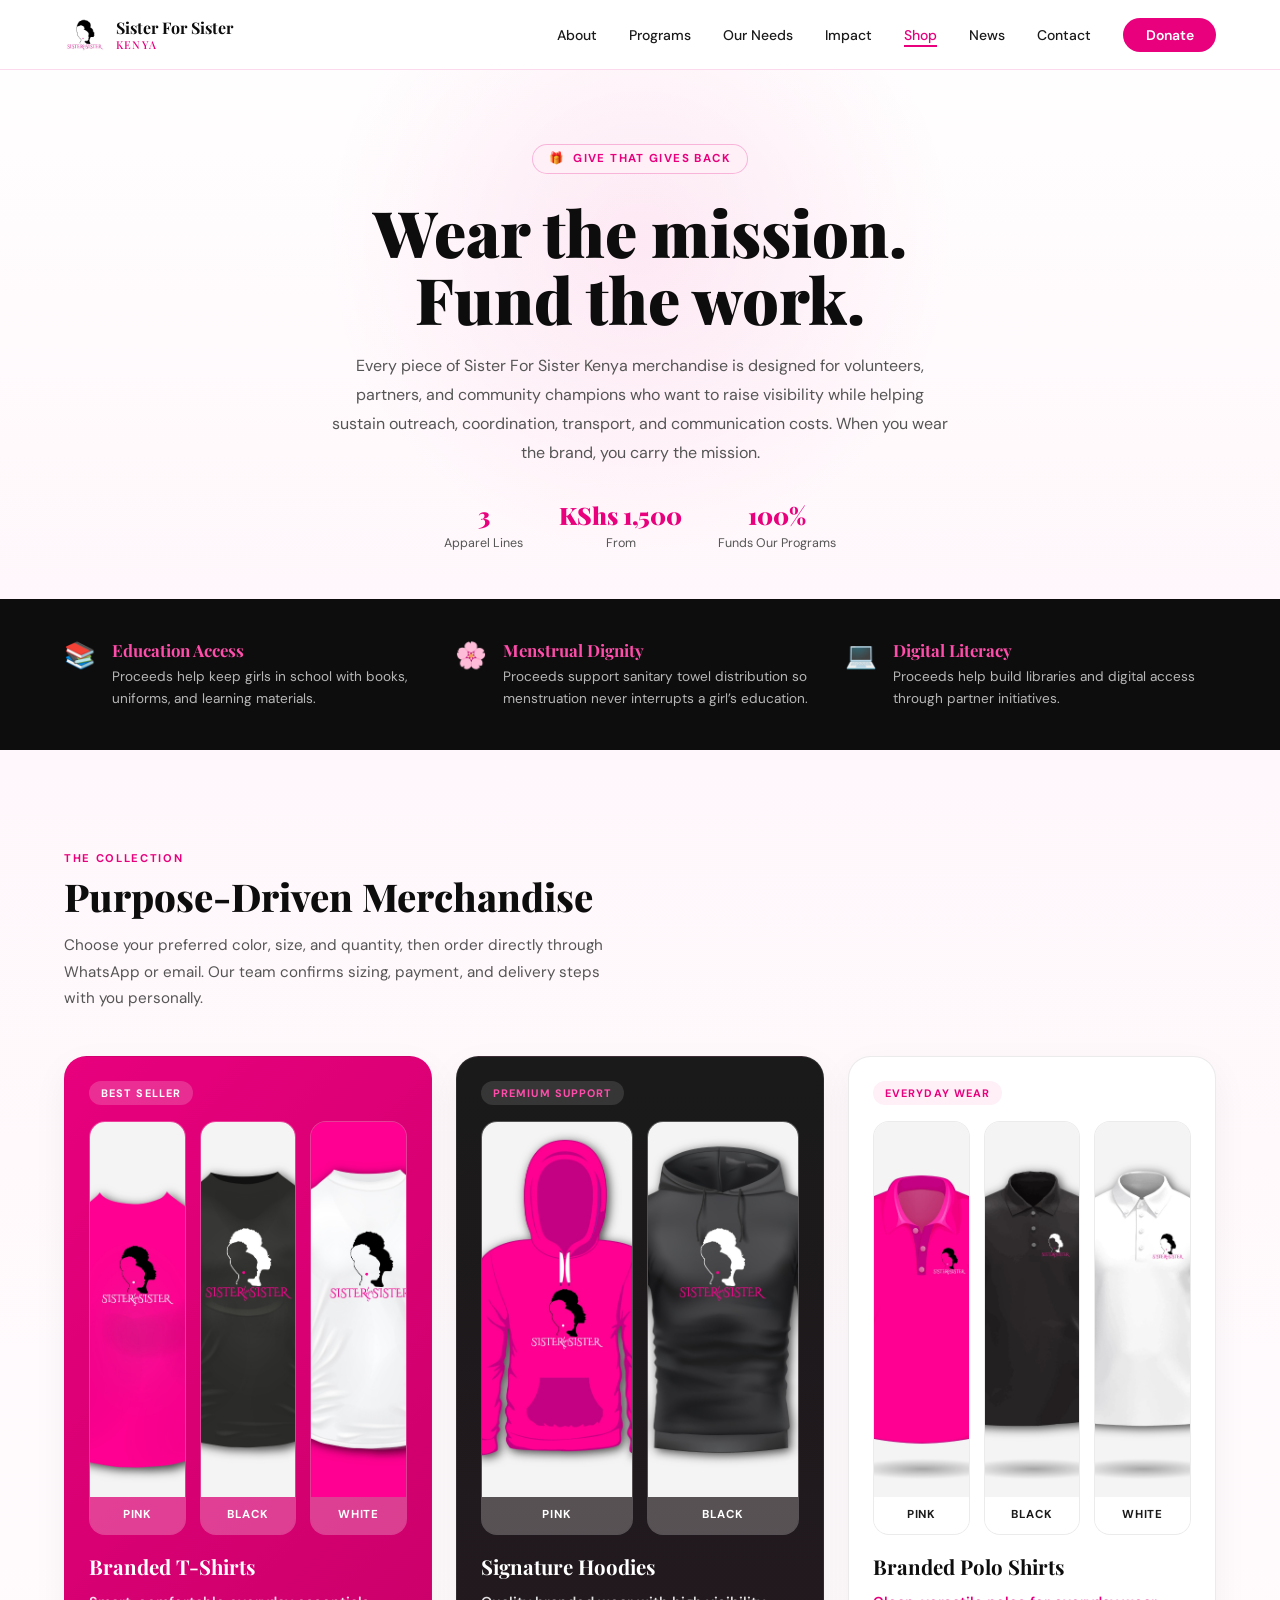
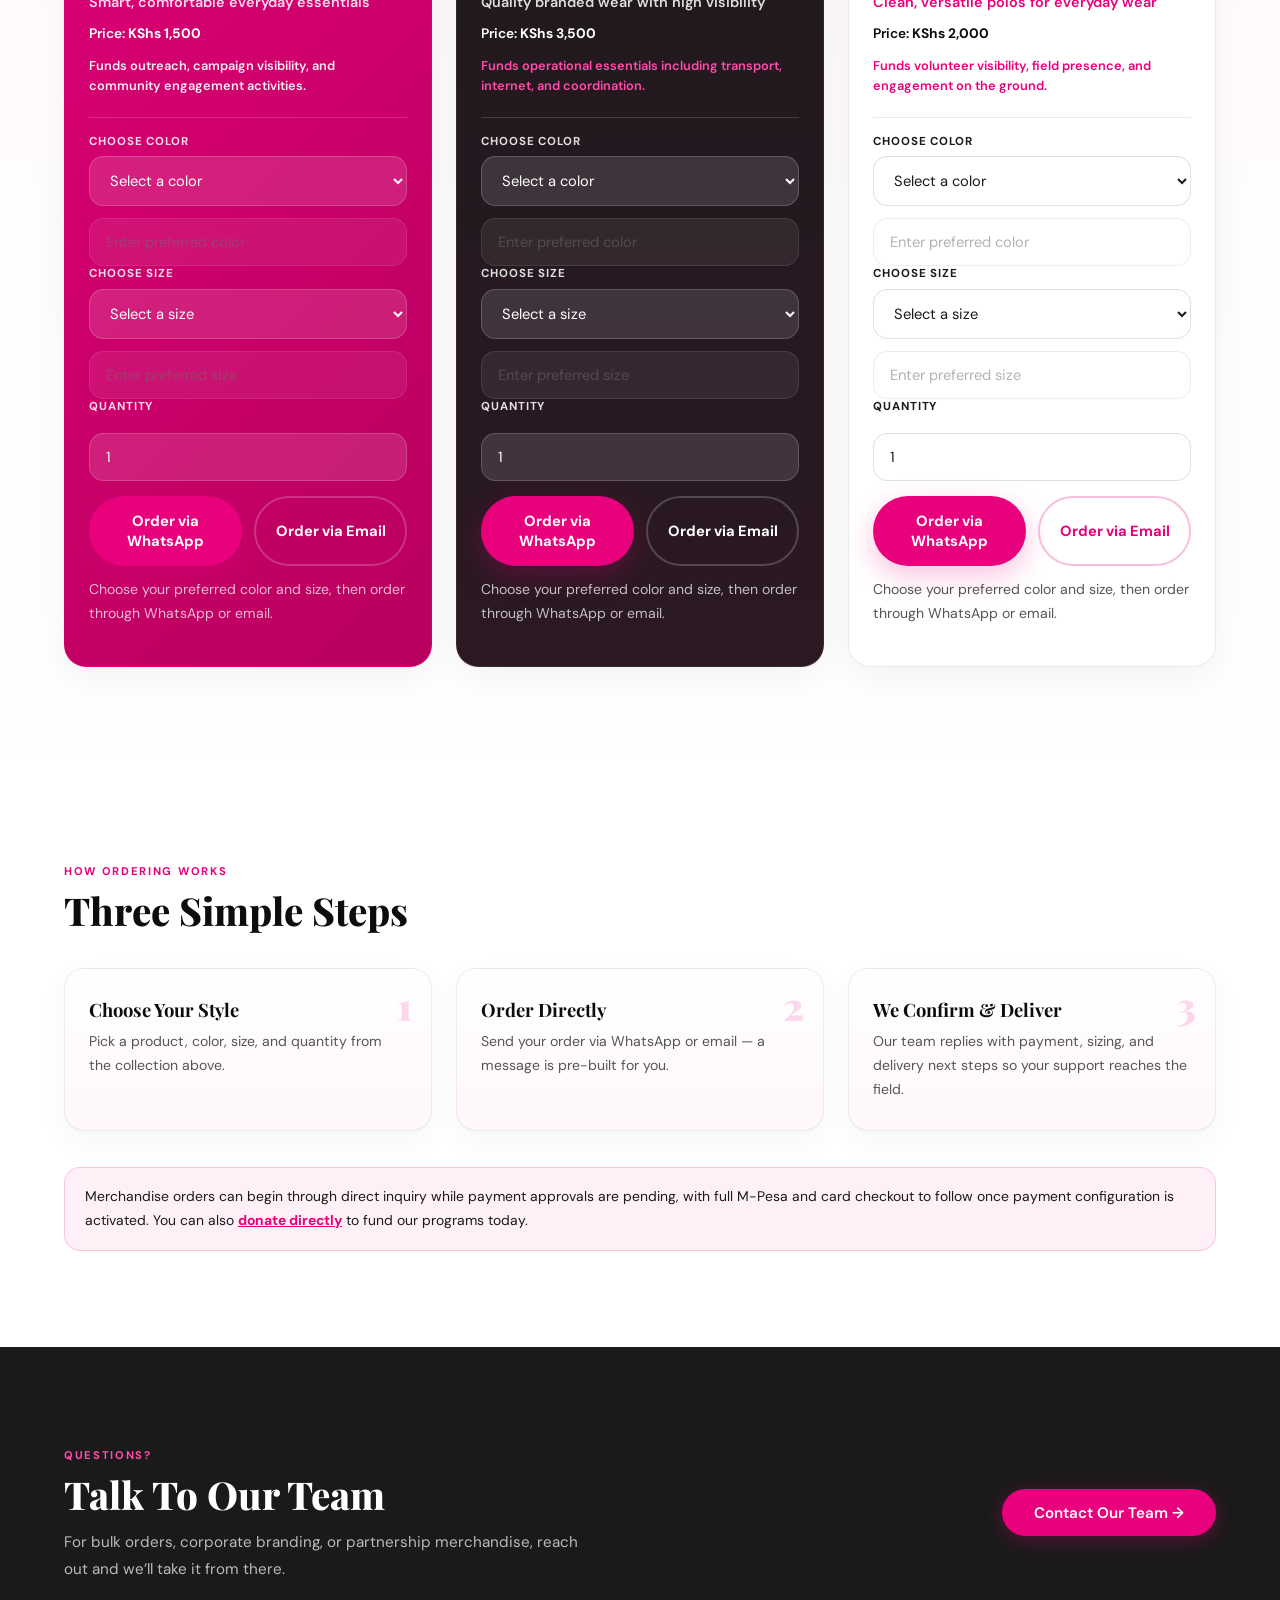
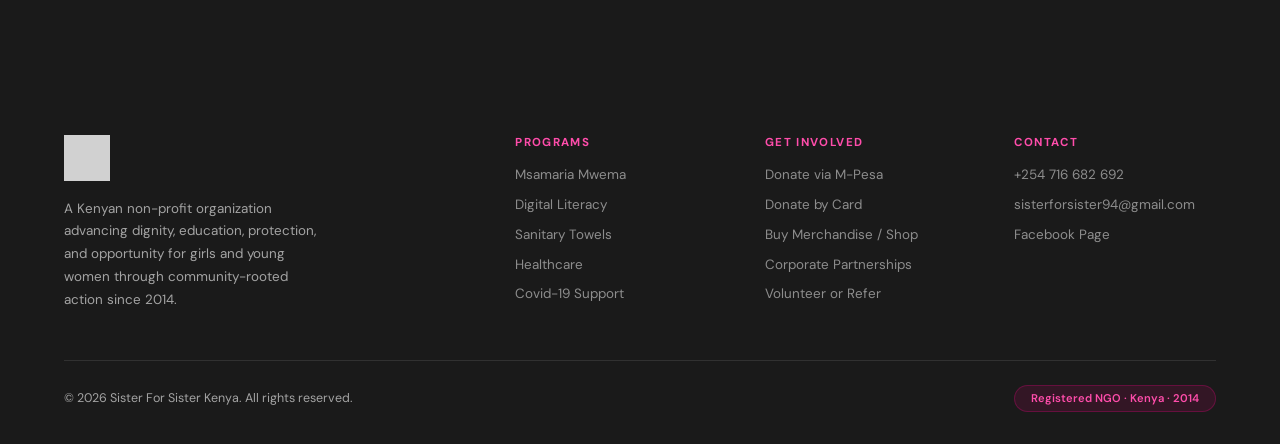
<file: shop.html>
<!doctype html>
<html lang="en">
  <head>
    <meta charset="UTF-8" />
    <meta name="viewport" content="width=device-width, initial-scale=1.0" />
    <meta
      name="description"
      content="Shop purpose-driven merchandise from Sister For Sister Kenya. Branded T-shirts, polos, and hoodies — every purchase funds education, menstrual dignity, and opportunity for girls across Kenya."
    />
    <meta name="theme-color" content="#E8007D" />
    <title>Shop | Sister For Sister Kenya</title>
    <link
      href="https://fonts.googleapis.com/css2?family=Playfair+Display:ital,wght@0,400;0,700;0,900;1,400&family=DM+Sans:wght@300;400;500;600;700&display=swap"
      rel="stylesheet"
    />
    <link rel="stylesheet" href="styles.css" />
    <link rel="icon" type="image/jpeg" href="Images/logo.jpg" />
  </head>
  <body>
    <!-- NAV -->
    <nav id="mainNav">
      <div class="nav-logo">
        <a href="index.html">
          <img src="Images/logo.jpg" alt="Sister For Sister Kenya" />
          <span>Sister For Sister<em>Kenya</em></span>
        </a>
      </div>
      <ul class="nav-links">
        <li><a href="index.html#about">About</a></li>
        <li><a href="index.html#programs">Programs</a></li>
        <li><a href="index.html#needs">Our Needs</a></li>
        <li><a href="index.html#impact">Impact</a></li>
        <li><a href="shop.html" class="active">Shop</a></li>
        <li><a href="index.html#news">News</a></li>
        <li><a href="index.html#contact">Contact</a></li>
        <li><a href="index.html#donate" class="nav-cta">Donate</a></li>
      </ul>
      <button
        class="hamburger"
        id="hamburger"
        aria-label="Menu"
        aria-expanded="false"
      >
        <span></span><span></span><span></span>
      </button>
    </nav>

    <!-- MOBILE MENU -->
    <div class="mobile-menu" id="mobileMenu">
      <a href="index.html#about">About</a>
      <a href="index.html#programs">Programs</a>
      <a href="index.html#needs">Our Needs</a>
      <a href="index.html#impact">Impact</a>
      <a href="shop.html">Shop</a>
      <a href="index.html#news">News</a>
      <a href="index.html#contact">Contact</a>
      <a href="index.html#donate" class="btn-pink-mob">Donate Now</a>
    </div>

    <!-- SHOP HERO -->
    <section class="shop-hero">
      <span class="shop-hero-eyebrow">&#127873;&nbsp; Give That Gives Back</span>
      <h1 class="shop-hero-title">
        Wear the mission.<br /><span class="accent">Fund the work.</span>
      </h1>
      <p class="shop-hero-sub">
        Every piece of Sister For Sister Kenya merchandise is designed for
        volunteers, partners, and community champions who want to raise
        visibility while helping sustain outreach, coordination, transport, and
        communication costs. When you wear the brand, you carry the mission.
      </p>
      <div class="shop-hero-stats">
        <div class="shop-hero-stat">
          <div class="num">3</div>
          <div class="lbl">Apparel Lines</div>
        </div>
        <div class="shop-hero-stat">
          <div class="num">KShs&nbsp;1,500</div>
          <div class="lbl">From</div>
        </div>
        <div class="shop-hero-stat">
          <div class="num">100%</div>
          <div class="lbl">Funds Our Programs</div>
        </div>
      </div>
    </section>

    <!-- MISSION STRIP -->
    <div class="shop-mission-strip">
      <div class="shop-mission-item">
        <span class="icon">&#128218;</span>
        <div>
          <h4>Education Access</h4>
          <p>
            Proceeds help keep girls in school with books, uniforms, and
            learning materials.
          </p>
        </div>
      </div>
      <div class="shop-mission-item">
        <span class="icon">&#127800;</span>
        <div>
          <h4>Menstrual Dignity</h4>
          <p>
            Proceeds support sanitary towel distribution so menstruation never
            interrupts a girl&rsquo;s education.
          </p>
        </div>
      </div>
      <div class="shop-mission-item">
        <span class="icon">&#128187;</span>
        <div>
          <h4>Digital Literacy</h4>
          <p>
            Proceeds help build libraries and digital access through partner
            initiatives.
          </p>
        </div>
      </div>
    </div>

    <!-- PRODUCTS -->
    <section class="shop-section" id="shop-products">
      <div class="shop-header">
        <span class="section-label">The Collection</span>
        <h2 class="section-title">Purpose-Driven Merchandise</h2>
        <p class="section-sub">
          Choose your preferred color, size, and quantity, then order directly
          through WhatsApp or email. Our team confirms sizing, payment, and
          delivery steps with you personally.
        </p>
      </div>
      <div class="shop-grid" id="shopGrid" aria-live="polite"></div>
      <noscript>
        <p class="shop-noscript">
          Please enable JavaScript to browse and order merchandise.
        </p>
      </noscript>
    </section>

    <!-- HOW IT WORKS -->
    <section class="shop-how-section">
      <span class="section-label">How Ordering Works</span>
      <h2 class="section-title">Three Simple Steps</h2>
      <div class="shop-steps">
        <div class="shop-step">
          <span class="step-num">1</span>
          <h3>Choose Your Style</h3>
          <p>
            Pick a product, color, size, and quantity from the collection above.
          </p>
        </div>
        <div class="shop-step">
          <span class="step-num">2</span>
          <h3>Order Directly</h3>
          <p>
            Send your order via WhatsApp or email &mdash; a message is
            pre-built for you.
          </p>
        </div>
        <div class="shop-step">
          <span class="step-num">3</span>
          <h3>We Confirm &amp; Deliver</h3>
          <p>
            Our team replies with payment, sizing, and delivery next steps so
            your support reaches the field.
          </p>
        </div>
      </div>
      <div class="shop-note">
        <p>
          Merchandise orders can begin through direct inquiry while payment
          approvals are pending, with full M-Pesa and card checkout to follow
          once payment configuration is activated. You can also
          <a href="index.html#donate">donate directly</a> to fund our programs
          today.
        </p>
      </div>
    </section>

    <!-- CONTACT CTA -->
    <section class="shop-contact-cta">
      <div>
        <span class="section-label">Questions?</span>
        <h2 class="section-title">Talk To Our Team</h2>
        <p class="section-sub">
          For bulk orders, corporate branding, or partnership merchandise,
          reach out and we&rsquo;ll take it from there.
        </p>
      </div>
      <a href="index.html#contact" class="btn-pink">Contact Our Team &rarr;</a>
    </section>

    <!-- FOOTER -->
    <footer>
      <div class="footer-top">
        <div class="footer-brand">
          <img src="Images/logo.jpg" alt="Sister For Sister Kenya" />
          <p>
            A Kenyan non-profit organization advancing dignity, education,
            protection, and opportunity for girls and young women through
            community-rooted action since 2014.
          </p>
        </div>
        <div class="footer-col">
          <h4>Programs</h4>
          <ul>
            <li><a href="index.html#programs">Msamaria Mwema</a></li>
            <li><a href="index.html#programs">Digital Literacy</a></li>
            <li><a href="index.html#programs">Sanitary Towels</a></li>
            <li><a href="index.html#programs">Healthcare</a></li>
            <li><a href="index.html#programs">Covid-19 Support</a></li>
          </ul>
        </div>
        <div class="footer-col">
          <h4>Get Involved</h4>
          <ul>
            <li><a href="index.html#donate">Donate via M-Pesa</a></li>
            <li><a href="index.html#donate">Donate by Card</a></li>
            <li><a href="shop.html">Buy Merchandise / Shop</a></li>
            <li><a href="index.html#donate">Corporate Partnerships</a></li>
            <li><a href="index.html#contact">Volunteer or Refer</a></li>
          </ul>
        </div>
        <div class="footer-col">
          <h4>Contact</h4>
          <ul>
            <li><a href="tel:+254716682692">+254 716 682 692</a></li>
            <li>
              <a href="mailto:sisterforsister94@gmail.com"
                >sisterforsister94@gmail.com</a
              >
            </li>
            <li>
              <a
                href="https://web.facebook.com/sisterforsisterkenya"
                target="_blank"
                rel="noopener"
                >Facebook Page</a
              >
            </li>
          </ul>
        </div>
      </div>
      <div class="footer-bottom">
        <p>&copy; 2026 Sister For Sister Kenya. All rights reserved.</p>
        <span class="reg-badge"
          >Registered NGO &middot; Kenya &middot; 2014</span
        >
      </div>
    </footer>

    <script src="main.js"></script>
    <script>
      window.va =
        window.va ||
        function () {
          (window.vaq = window.vaq || []).push(arguments);
        };
    </script>
  </body>
</html>
</file>
<file: styles.css>
/* Sister For Sister Kenya — styles.css */
:root {
  --pink: #E8007D;
  --pink-dark: #B8005E;
  --pink-light: #FF4DAB;
  --pink-pale: #FFF0F8;
  --black: #0D0D0D;
  --charcoal: #1A1A1A;
  --grey: #555;
  --light: #F7F7F7;
  --white: #FFFFFF;
  --border: rgba(232,0,125,0.15);
}
*,*::before,*::after { box-sizing: border-box; margin: 0; padding: 0; }
html { scroll-behavior: smooth; }
section[id], div[id], #donate, #shop { scroll-margin-top: 84px; }
body { font-family: 'DM Sans', sans-serif; background: var(--white); color: var(--black); overflow-x: hidden; }

/* ── NAV ── */
nav { position: fixed; top: 0; left: 0; right: 0; z-index: 200; 
      display: flex; 
      align-items: center; 
      justify-content: space-between; 
      padding: 0.85rem 4rem; 
      background: rgba(255,255,255,0.96); 
      backdrop-filter: blur(14px); 
      border-bottom: 1px solid var(--border); 
      transition: box-shadow 0.3s; }
nav.scrolled { box-shadow: 0 2px 24px rgba(232,0,125,0.1); }
.nav-logo { display: flex; align-items: center; gap: 0.6rem; }
.nav-logo a { display: flex; align-items: center; gap: 0.6rem; text-decoration: none; color: inherit; }
.nav-logo img { height: 42px; width: 42px; object-fit: contain; }
.nav-logo span { font-family: 'Playfair Display', serif; font-size: 1rem; font-weight: 700; color: var(--black); line-height: 1.2; }
.nav-logo span em { display: block; font-style: normal; font-size: 0.68rem; font-weight: 500; color: var(--pink); letter-spacing: 0.12em; text-transform: uppercase; }
.nav-links { display: flex; gap: 2rem; list-style: none; }
.nav-links a { text-decoration: none; font-size: 0.875rem; font-weight: 500; color: var(--charcoal); position: relative; transition: color 0.2s; }
.nav-links a::after { content: ''; position: absolute; bottom: -3px; left: 0; right: 0; height: 2px; background: var(--pink); transform: scaleX(0); transform-origin: left; transition: transform 0.3s; }
.nav-links a:hover { color: var(--pink); }
.nav-links a:hover::after { transform: scaleX(1); }
.nav-links a.active { color: var(--pink); }
.nav-links a.active::after { transform: scaleX(1); }
.nav-cta { background: var(--pink) !important; color: var(--white) !important; padding: 0.5rem 1.4rem; border-radius: 2rem; font-weight: 600 !important; transition: background 0.2s, transform 0.2s !important; }
.nav-cta:hover { background: var(--pink-dark) !important; transform: translateY(-1px); }
.nav-cta::after { display: none !important; }
.hamburger { display: none; flex-direction: column; gap: 5px; cursor: pointer; background: none; border: none; padding: 4px; }
.hamburger span { display: block; height: 2px; width: 24px; background: var(--black); border-radius: 2px; transition: all 0.3s; }

/* Mobile Menu */
.mobile-menu { display: none; position: fixed; inset: 0; top: 68px; background: var(--white); padding: 2rem 1.5rem; flex-direction: column; gap: 1.25rem; z-index: 199; border-top: 1px solid var(--border); }
.mobile-menu.open { display: flex; }
.mobile-menu a { font-size: 1rem; font-weight: 600; color: var(--black); text-decoration: none; padding: 0.5rem 0; border-bottom: 1px solid var(--border); }
.mobile-menu a.btn-pink-mob { border: none; background: var(--pink); color: var(--white); padding: 0.75rem 1.5rem; border-radius: 2rem; text-align: center; margin-top: 0.5rem; }

/* ── HERO ── */
.hero { min-height: 100vh; display: grid; grid-template-columns: 1fr 1fr; padding-top: 72px; position: relative; overflow: hidden; }
.hero::before { content: ''; position: absolute; top: -60px; right: -60px; width: 500px; height: 500px; border-radius: 50%; background: radial-gradient(circle, rgba(232,0,125,0.07) 0%, transparent 70%); pointer-events: none; z-index: 0; }
.hero-left { display: flex; flex-direction: column; justify-content: center; padding: 5rem 3rem 5rem 4rem; position: relative; z-index: 1; }
.hero-eyebrow { display: inline-flex; align-items: center; gap: 0.5rem; background: var(--pink-pale); border: 1px solid rgba(232,0,125,0.25); color: var(--pink); font-size: 0.72rem; font-weight: 700; padding: 0.4rem 1rem; border-radius: 2rem; letter-spacing: 0.12em; text-transform: uppercase; margin-bottom: 1.75rem; width: fit-content; animation: fadeUp 0.7s ease both; }
.hero h1 { font-family: 'Playfair Display', serif; font-size: clamp(2.8rem, 4.5vw, 4.8rem); font-weight: 900; line-height: 1.05; color: var(--black); margin-bottom: 1.25rem; animation: fadeUp 0.7s ease 0.12s both; }
.hero h1 .accent { color: var(--pink); font-style: italic; }
.hero-desc { font-size: 1rem; line-height: 1.8; color: var(--grey); max-width: 460px; margin-bottom: 2.25rem; animation: fadeUp 0.7s ease 0.24s both; }
.hero-actions { display: flex; gap: 1rem; flex-wrap: wrap; animation: fadeUp 0.7s ease 0.36s both; }
.hero-right { display: flex; align-items: center; justify-content: center; padding: 5rem 4rem 5rem 1rem; position: relative; z-index: 1; animation: fadeIn 1s ease 0.2s both; }
.hero-img-wrap { position: relative; max-width: 420px; width: 100%; }
.hero-img-wrap img { width: 100%; border-radius: 2rem; box-shadow: 0 24px 80px rgba(232,0,125,0.15); }
.hero-stat { position: absolute; bottom: -1rem; left: -1.5rem; background: var(--pink); color: var(--white); border-radius: 1rem; padding: 1rem 1.4rem; box-shadow: 0 8px 28px rgba(232,0,125,0.4); animation: float 3s ease-in-out infinite; }
.hero-stat .num { font-family: 'Playfair Display', serif; font-size: 1.75rem; font-weight: 900; line-height: 1; }
.hero-stat .lbl { font-size: 0.7rem; font-weight: 600; opacity: 0.85; margin-top: 2px; }

/* ── BUTTONS ── */
.btn-pink { background: var(--pink); color: var(--white); padding: 0.85rem 2rem; border-radius: 3rem; font-size: 0.95rem; font-weight: 600; text-decoration: none; border: none; cursor: pointer; transition: background 0.2s, transform 0.2s, box-shadow 0.2s; box-shadow: 0 4px 20px rgba(232,0,125,0.3); display: inline-block; }
.btn-pink:hover { background: var(--pink-dark); transform: translateY(-2px); box-shadow: 0 6px 28px rgba(232,0,125,0.45); }
.btn-outline { background: transparent; color: var(--black); padding: 0.85rem 2rem; border-radius: 3rem; font-size: 0.95rem; font-weight: 600; text-decoration: none; border: 2px solid var(--black); cursor: pointer; transition: all 0.2s; display: inline-block; }
.btn-outline:hover { background: var(--black); color: var(--white); transform: translateY(-2px); }

/* ── DIVIDER ── */
.divider { height: 4px; background: linear-gradient(to right, var(--pink), #FF4DAB, var(--pink-dark)); }

/* ── MISSION BAND ── */
.mission-band { background: var(--black); padding: 4rem; display: grid; grid-template-columns: repeat(3,1fr); gap: 3rem; }
.mission-item { color: var(--white); }
.mission-item .icon { font-size: 1.8rem; margin-bottom: 0.85rem; }
.mission-item h3 { font-family: 'Playfair Display', serif; font-size: 1.2rem; color: var(--pink-light); margin-bottom: 0.5rem; }
.mission-item p { font-size: 0.88rem; line-height: 1.65; color: rgba(255,255,255,0.7); }

/* ── SECTION SHARED ── */
section { padding: 6rem 4rem; }
.section-label { display: inline-block; font-size: 0.7rem; font-weight: 700; text-transform: uppercase; letter-spacing: 0.15em; color: var(--pink); margin-bottom: 0.6rem; }
.section-title { font-family: 'Playfair Display', serif; font-size: clamp(1.8rem, 3vw, 2.8rem); font-weight: 800; line-height: 1.15; color: var(--black); margin-bottom: 0.85rem; }
.section-sub { font-size: 0.95rem; line-height: 1.75; color: var(--grey); max-width: 540px; }
.text-center { text-align: center; }
.text-center .section-sub { margin: 0 auto; }

/* ── STORY ── */
.story-section { background: linear-gradient(180deg, #fff 0%, #fff7fb 100%); }
.story-grid { display: grid; grid-template-columns: 1.35fr 1fr 1fr; gap: 1.25rem; align-items: start; }
.story-copy { grid-column: span 3; max-width: 760px; }
.story-photo-card {
  margin: 0;
  grid-column: span 2;
  border-radius: 1.4rem;
  overflow: hidden;
  min-height: 340px;
  box-shadow: 0 18px 42px rgba(0,0,0,0.08);
}
.story-photo-card img {
  display: block;
  width: 100%;
  height: 100%;
  object-fit: cover;
}
.story-card { background: var(--white); border: 1px solid rgba(0,0,0,0.07); border-radius: 1.25rem; padding: 1.4rem; box-shadow: 0 10px 30px rgba(0,0,0,0.04); }
.story-card h3 { font-family: 'Playfair Display', serif; font-size: 1.15rem; color: var(--black); margin-bottom: 0.55rem; }
.story-card p { font-size: 0.88rem; line-height: 1.7; color: var(--grey); }

/* ── PRIORITIES ── */
.priorities-section { background: var(--white); }
.priorities-grid { display: grid; grid-template-columns: repeat(4, 1fr); gap: 1.1rem; margin-top: 2.25rem; }
.priority-card {
  background: linear-gradient(180deg, #fff 0%, #fff7fb 100%);
  border: 1px solid rgba(0,0,0,0.07);
  border-radius: 1.2rem;
  padding: 1.4rem;
  box-shadow: 0 10px 28px rgba(0,0,0,0.04);
}
.priority-icon { font-size: 1.9rem; margin-bottom: 0.8rem; }
.priority-card h3 {
  font-family: 'Playfair Display', serif;
  font-size: 1.12rem;
  margin-bottom: 0.5rem;
  color: var(--black);
}
.priority-card p { font-size: 0.86rem; line-height: 1.7; color: var(--grey); }

/* ── PROGRAMS ── */
.programs-section { background: var(--light); }
.programs-header { display: flex; justify-content: space-between; align-items: flex-end; margin-bottom: 2.5rem; flex-wrap: wrap; gap: 1rem; }
.programs-grid { display: grid; grid-template-columns: repeat(3,1fr); gap: 1.25rem; }
.program-card { background: var(--white); border-radius: 1.25rem; overflow: hidden; border: 1px solid rgba(0,0,0,0.07); transition: transform 0.3s, box-shadow 0.3s; }
.program-card:hover { transform: translateY(-5px); box-shadow: 0 16px 48px rgba(0,0,0,0.1); }
.program-card.featured { grid-column: span 2; background: var(--pink); }
.card-media { height: 210px; background: var(--pink-pale); }
.card-media img {
  display: block;
  width: 100%;
  height: 100%;
  object-fit: cover;
}
.card-icon-wrap { height: 170px; display: flex; align-items: center; justify-content: center; font-size: 3.5rem; background: var(--pink-pale); }
.program-card.featured .card-icon-wrap { background: rgba(255,255,255,0.12); height: 130px; }
.program-card.featured .card-media { height: 260px; }
.card-body { padding: 1.5rem; }
.card-tag { display: inline-block; background: var(--pink-pale); color: var(--pink); font-size: 0.65rem; font-weight: 700; letter-spacing: 0.1em; text-transform: uppercase; padding: 0.28rem 0.7rem; border-radius: 2rem; margin-bottom: 0.65rem; }
.program-card.featured .card-tag { background: rgba(255,255,255,0.2); color: var(--white); }
.card-body h3 { font-family: 'Playfair Display', serif; font-size: 1.2rem; font-weight: 700; color: var(--black); margin-bottom: 0.5rem; }
.program-card.featured .card-body h3 { color: var(--white); }
.card-body p { font-size: 0.85rem; line-height: 1.6; color: var(--grey); }
.program-card.featured .card-body p { color: rgba(255,255,255,0.85); }
.card-amount { margin-top: 0.85rem; font-weight: 700; font-size: 0.95rem; color: var(--pink); }
.program-card.featured .card-amount { color: rgba(255,255,255,0.9); }

/* ── SUPPORT PATHS ── */
.support-paths-section { background: linear-gradient(180deg, #fff 0%, #fff8fb 100%); }
.support-paths-grid { display: grid; grid-template-columns: repeat(3, 1fr); gap: 1.25rem; }
.support-path-card {
  background: var(--white);
  border: 1px solid rgba(0,0,0,0.07);
  border-radius: 1.25rem;
  padding: 1.5rem;
  box-shadow: 0 10px 30px rgba(0,0,0,0.04);
}
.support-path-card.feature {
  background: linear-gradient(135deg, var(--pink) 0%, var(--pink-dark) 100%);
  border-color: rgba(232,0,125,0.3);
}
.support-tag {
  display: inline-block;
  margin-bottom: 0.9rem;
  padding: 0.28rem 0.7rem;
  border-radius: 999px;
  background: var(--pink-pale);
  color: var(--pink);
  font-size: 0.68rem;
  font-weight: 700;
  letter-spacing: 0.1em;
  text-transform: uppercase;
}
.support-path-card.feature .support-tag {
  background: rgba(255,255,255,0.16);
  color: var(--white);
}
.support-path-card h3 {
  font-family: 'Playfair Display', serif;
  font-size: 1.2rem;
  margin-bottom: 0.55rem;
  color: var(--black);
}
.support-path-card.feature h3 { color: var(--white); }
.support-path-card p {
  font-size: 0.88rem;
  line-height: 1.7;
  color: var(--grey);
  margin-bottom: 1rem;
}
.support-path-card.feature p { color: rgba(255,255,255,0.82); }
.support-path-card a {
  color: var(--pink);
  font-weight: 700;
  text-decoration: none;
}
.support-path-card.feature a { color: var(--white); }

/* ── NEEDS ── */
.needs-section { background: var(--white); }
.needs-inner { max-width: 880px; margin: 0 auto; }
.needs-tabs { display: flex; gap: 0.5rem; margin-bottom: 2rem; flex-wrap: wrap; }
.tab-btn { padding: 0.5rem 1.25rem; border-radius: 2rem; border: 2px solid var(--black); font-weight: 600; font-size: 0.8rem; cursor: pointer; background: transparent; color: var(--black); transition: all 0.2s; font-family: inherit; }
.tab-btn.active { background: var(--black); color: var(--white); }
.tab-content { display: none; }
.tab-content.active { display: block; }
.needs-table { width: 100%; border-collapse: collapse; }
.needs-table thead th { text-align: left; padding: 0.8rem 1rem; background: var(--black); color: var(--pink-light); font-size: 0.73rem; font-weight: 700; letter-spacing: 0.08em; text-transform: uppercase; }
.needs-table thead th:first-child { border-radius: 0.75rem 0 0 0; }
.needs-table thead th:last-child { border-radius: 0 0.75rem 0 0; }
.needs-table tbody tr:nth-child(even) { background: var(--light); }
.needs-table tbody tr:nth-child(odd) { background: var(--white); }
.needs-table tbody td { padding: 0.8rem 1rem; font-size: 0.88rem; color: var(--charcoal); border-bottom: 1px solid rgba(0,0,0,0.05); }
.needs-table tbody td:first-child { font-weight: 600; }
.kes { color: var(--black); font-weight: 700; }
.usd { color: var(--pink); font-size: 0.8rem; margin-left: 4px; }
.table-foot { background: var(--black); color: var(--white); padding: 0.8rem 1rem; border-radius: 0 0 0.75rem 0.75rem; font-size: 0.8rem; font-style: italic; text-align: right; }

/* ── IMPACT ── */
.impact-section { background: var(--light); }
.impact-grid { display: grid; grid-template-columns: repeat(4,1fr); gap: 1.25rem; margin-top: 3rem; }
.impact-card { background: var(--white); border-radius: 1.25rem; padding: 1.75rem 1.25rem; text-align: center; border: 1px solid rgba(0,0,0,0.07); transition: transform 0.3s, box-shadow 0.3s; }
.impact-card:hover { transform: translateY(-4px); box-shadow: 0 12px 32px rgba(0,0,0,0.08); }
.impact-card .em { font-size: 2.2rem; margin-bottom: 0.6rem; }
.impact-card .num { font-family: 'Playfair Display', serif; font-size: 2rem; font-weight: 900; color: var(--pink); line-height: 1; margin-bottom: 0.35rem; }
.impact-card .lbl { font-size: 0.8rem; color: var(--grey); font-weight: 500; line-height: 1.35; }

/* ── STORY HIGHLIGHT ── */
.story-highlight-section { background: var(--white); }
.story-highlight-card {
  display: grid;
  grid-template-columns: 1.15fr 0.9fr 1fr;
  gap: 1.4rem;
  background: var(--charcoal);
  border-radius: 1.5rem;
  padding: 2rem;
}
.story-highlight-copy .section-label { color: var(--pink-light); }
.story-highlight-copy .section-title { color: var(--white); }
.story-highlight-copy .section-sub { color: rgba(255,255,255,0.7); max-width: 100%; }
.story-quote {
  margin-top: 1.4rem;
  font-family: 'Playfair Display', serif;
  font-size: 1.2rem;
  line-height: 1.5;
  color: var(--pink-light);
}
.story-attrib {
  margin-top: 0.8rem;
  font-size: 0.82rem;
  color: rgba(255,255,255,0.45);
}
.story-highlight-media {
  margin: 0;
  border-radius: 1.2rem;
  overflow: hidden;
  min-height: 100%;
}
.story-highlight-media img {
  display: block;
  width: 100%;
  height: 100%;
  object-fit: cover;
}
.story-highlight-points {
  display: flex;
  flex-direction: column;
  gap: 1rem;
}
.highlight-point {
  background: rgba(255,255,255,0.05);
  border: 1px solid rgba(255,255,255,0.08);
  border-radius: 1rem;
  padding: 1rem 1.1rem;
}
.highlight-point h3 {
  color: var(--white);
  font-family: 'Playfair Display', serif;
  font-size: 1rem;
  margin-bottom: 0.3rem;
}
.highlight-point p {
  font-size: 0.84rem;
  line-height: 1.65;
  color: rgba(255,255,255,0.68);
}

/* ── ARTICLES ── */
.articles-section { background: var(--white); }
.articles-grid { display: grid; grid-template-columns: repeat(3, 1fr); gap: 1.25rem; margin-top: 2.5rem; }
.article-card { background: var(--light); border: 1px solid rgba(0,0,0,0.07); border-radius: 1.25rem; padding: 1.5rem; transition: transform 0.25s, box-shadow 0.25s; }
.article-card:hover { transform: translateY(-4px); box-shadow: 0 14px 36px rgba(0,0,0,0.08); }
.article-featured { grid-column: span 2; background: var(--charcoal); }
.article-media {
  margin: -1.5rem -1.5rem 1.2rem;
  overflow: hidden;
  border-radius: 1.25rem 1.25rem 0 0;
}
.article-media img {
  display: block;
  width: 100%;
  height: 220px;
  object-fit: cover;
}
.article-tag { display: inline-block; margin-bottom: 0.8rem; padding: 0.3rem 0.75rem; border-radius: 999px; background: var(--pink-pale); color: var(--pink); font-size: 0.68rem; font-weight: 700; letter-spacing: 0.1em; text-transform: uppercase; }
.article-featured .article-tag { background: rgba(255,255,255,0.12); color: var(--pink-light); }
.article-card h3 { font-family: 'Playfair Display', serif; font-size: 1.22rem; line-height: 1.3; margin-bottom: 0.7rem; color: var(--black); }
.article-featured h3 { color: var(--white); }
.article-card p { font-size: 0.88rem; line-height: 1.7; color: var(--grey); }
.article-featured p { color: rgba(255,255,255,0.72); }
.article-meta { margin-top: 1rem; font-size: 0.78rem; font-weight: 600; color: var(--pink); }
.article-featured .article-meta { color: var(--pink-light); }

/* ── TRUST ── */
.trust-section { background: var(--light); }
.trust-grid { display: grid; grid-template-columns: repeat(3, 1fr); gap: 1.25rem; }
.trust-card {
  background: var(--white);
  border-radius: 1.25rem;
  border: 1px solid rgba(0,0,0,0.07);
  padding: 1.5rem;
  box-shadow: 0 10px 28px rgba(0,0,0,0.04);
}
.trust-card h3 {
  font-family: 'Playfair Display', serif;
  font-size: 1.14rem;
  color: var(--black);
  margin-bottom: 0.5rem;
}
.trust-card p { font-size: 0.87rem; line-height: 1.7; color: var(--grey); }

/* ── MERCHANDISE ── */
.merch-section { background: linear-gradient(180deg, #fff7fb 0%, #ffffff 100%); }
.merch-intro { max-width: 760px; margin-bottom: 2rem; }
.merch-intro p { font-size: 0.96rem; line-height: 1.8; color: var(--grey); }
.merch-grid { display: grid; grid-template-columns: repeat(4, 1fr); gap: 1.25rem; }
.merch-card {
  position: relative;
  background: var(--white);
  border: 1px solid rgba(0,0,0,0.08);
  border-radius: 1.4rem;
  padding: 1.5rem;
  box-shadow: 0 12px 36px rgba(0,0,0,0.05);
  transition: transform 0.25s, box-shadow 0.25s;
}
.merch-card:hover { transform: translateY(-5px); box-shadow: 0 18px 42px rgba(0,0,0,0.09); }
.merch-card.featured {
  grid-column: span 2;
  background: linear-gradient(135deg, var(--pink) 0%, var(--pink-dark) 100%);
  border-color: rgba(232,0,125,0.4);
}
.merch-card.premium {
  background: linear-gradient(180deg, #1a1a1a 0%, #2b1823 100%);
  border-color: rgba(255,255,255,0.08);
}
.merch-badge {
  display: inline-block;
  margin-bottom: 1rem;
  padding: 0.3rem 0.75rem;
  border-radius: 999px;
  background: var(--pink-pale);
  color: var(--pink);
  font-size: 0.68rem;
  font-weight: 700;
  letter-spacing: 0.1em;
  text-transform: uppercase;
}
.merch-card.featured .merch-badge {
  background: rgba(255,255,255,0.18);
  color: var(--white);
}
.merch-card.premium .merch-badge {
  background: rgba(255,255,255,0.12);
  color: var(--pink-light);
}
.merch-gallery {
  display: grid;
  gap: 0.85rem;
  margin-bottom: 1.2rem;
}
.merch-gallery-two { grid-template-columns: repeat(2, minmax(0, 1fr)); }
.merch-gallery-three { grid-template-columns: repeat(3, minmax(0, 1fr)); }
.merch-photo {
  margin: 0;
  border-radius: 1rem;
  overflow: hidden;
  background: rgba(255,255,255,0.12);
  border: 1px solid rgba(0,0,0,0.08);
}
.merch-photo img {
  display: block;
  width: 100%;
  aspect-ratio: 4 / 5;
  object-fit: cover;
  background: #f5f5f5;
}
.merch-photo figcaption {
  padding: 0.65rem 0.75rem 0.75rem;
  text-align: center;
  font-size: 0.72rem;
  font-weight: 700;
  letter-spacing: 0.08em;
  text-transform: uppercase;
  color: var(--charcoal);
  background: rgba(255,255,255,0.92);
}
.merch-card.featured .merch-photo,
.merch-card.premium .merch-photo {
  border-color: rgba(255,255,255,0.14);
}
.merch-card.featured .merch-photo figcaption,
.merch-card.premium .merch-photo figcaption {
  background: rgba(255,255,255,0.14);
  color: var(--white);
}
.merch-card h3 {
  font-family: 'Playfair Display', serif;
  font-size: 1.28rem;
  line-height: 1.25;
  margin-bottom: 0.65rem;
  color: var(--black);
}
.merch-card.featured h3,
.merch-card.premium h3 { color: var(--white); }
.merch-card p {
  font-size: 0.88rem;
  line-height: 1.7;
  color: var(--grey);
  margin-bottom: 1rem;
}
.merch-card.featured p { color: rgba(255,255,255,0.86); }
.merch-card.premium p { color: rgba(255,255,255,0.74); }
.merch-meta {
  font-size: 0.86rem;
  font-weight: 600;
  color: var(--black);
  margin-bottom: 0.85rem;
}
.merch-card.featured .merch-meta,
.merch-card.premium .merch-meta { color: var(--white); }
.merch-purpose {
  font-size: 0.8rem;
  line-height: 1.6;
  color: var(--pink);
  font-weight: 600;
}
.merch-card.featured .merch-purpose { color: rgba(255,255,255,0.92); }
.merch-card.premium .merch-purpose { color: var(--pink-light); }
.merch-order {
  margin-top: 1.25rem;
  padding-top: 1rem;
  border-top: 1px solid rgba(0,0,0,0.08);
}
.merch-card.featured .merch-order,
.merch-card.premium .merch-order {
  border-top-color: rgba(255,255,255,0.16);
}
.merch-order-label {
  display: block;
  margin-bottom: 0.45rem;
  font-size: 0.72rem;
  font-weight: 700;
  letter-spacing: 0.08em;
  text-transform: uppercase;
  color: var(--charcoal);
}
.merch-card.featured .merch-order-label,
.merch-card.premium .merch-order-label { color: rgba(255,255,255,0.86); }
.merch-select,
.merch-other-color,
.merch-other-size,
.merch-quantity {
  width: 100%;
  border-radius: 0.9rem;
  border: 1px solid rgba(0,0,0,0.12);
  background: rgba(255,255,255,0.96);
  color: var(--charcoal);
  padding: 0.82rem 1rem;
  font-size: 0.92rem;
  font-family: inherit;
  outline: none;
  transition: border-color 0.2s, box-shadow 0.2s, opacity 0.2s;
}
.merch-select:focus,
.merch-other-color:focus,
.merch-other-size:focus,
.merch-quantity:focus {
  border-color: var(--pink);
  box-shadow: 0 0 0 3px rgba(232,0,125,0.12);
}
.merch-other-color,
.merch-other-size,
.merch-quantity {
  margin-top: 0.75rem;
}
.merch-other-color:disabled,
.merch-other-size:disabled {
  opacity: 0.55;
  cursor: not-allowed;
}
.merch-card.featured .merch-select,
.merch-card.featured .merch-other-color,
.merch-card.featured .merch-other-size,
.merch-card.featured .merch-quantity,
.merch-card.premium .merch-select,
.merch-card.premium .merch-other-color,
.merch-card.premium .merch-other-size,
.merch-card.premium .merch-quantity {
  background: rgba(255,255,255,0.12);
  border-color: rgba(255,255,255,0.18);
  color: var(--white);
}
.merch-card.featured .merch-select option,
.merch-card.premium .merch-select option {
  color: var(--charcoal);
}
.merch-order-actions {
  display: grid;
  grid-template-columns: repeat(2, minmax(0, 1fr));
  gap: 0.75rem;
  margin-top: 0.9rem;
}
.merch-order-btn {
  width: 100%;
  border: none;
  border-radius: 999px;
  background: var(--pink);
  color: var(--white);
  padding: 0.95rem 1.1rem;
  font-size: 0.92rem;
  font-weight: 700;
  font-family: inherit;
  cursor: pointer;
  transition: transform 0.2s, box-shadow 0.2s, background 0.2s;
  box-shadow: 0 10px 28px rgba(232,0,125,0.24);
}
.merch-order-btn:hover {
  transform: translateY(-2px);
  background: var(--pink-dark);
  box-shadow: 0 14px 34px rgba(232,0,125,0.3);
}
.merch-order-email {
  background: transparent;
  color: var(--pink);
  border: 2px solid rgba(232,0,125,0.25);
  box-shadow: none;
}
.merch-order-email:hover {
  background: rgba(232,0,125,0.08);
  color: var(--pink-dark);
  border-color: rgba(232,0,125,0.45);
  box-shadow: none;
}
.merch-card.featured .merch-order-email,
.merch-card.premium .merch-order-email {
  color: var(--white);
  border-color: rgba(255,255,255,0.2);
}
.merch-card.featured .merch-order-email:hover,
.merch-card.premium .merch-order-email:hover {
  background: rgba(255,255,255,0.12);
  color: var(--white);
  border-color: rgba(255,255,255,0.34);
}
.merch-order-note {
  margin: 0.75rem 0 0;
  font-size: 0.78rem;
  line-height: 1.55;
  color: var(--grey);
}
.merch-card.featured .merch-order-note,
.merch-card.premium .merch-order-note {
  color: rgba(255,255,255,0.72);
}
.merch-note {
  margin-top: 1.75rem;
  padding: 1.1rem 1.25rem;
  border-radius: 1rem;
  background: var(--pink-pale);
  border: 1px solid rgba(232,0,125,0.18);
}
.merch-note p {
  font-size: 0.87rem;
  line-height: 1.7;
  color: var(--charcoal);
}

/* ── DONATE / PAYMENT ── */
.donate-section { background: var(--black); display: grid; grid-template-columns: 1fr 1fr; }
.donate-left { padding: 6rem 4rem; display: flex; flex-direction: column; justify-content: center; }
.donate-left .section-label { color: var(--pink-light); }
.donate-left .section-title { color: var(--white); }
.donate-left .section-sub { color: rgba(255,255,255,0.65); }
.help-ways { display: flex; flex-direction: column; gap: 1rem; margin-top: 1.75rem; }
.help-way { display: flex; gap: 1rem; align-items: flex-start; background: rgba(255,255,255,0.06); border: 1px solid rgba(255,255,255,0.1); border-radius: 1rem; padding: 1rem 1.25rem; transition: background 0.2s; }
.help-way:hover { background: rgba(255,255,255,0.1); }
.help-way .ico { font-size: 1.6rem; flex-shrink: 0; }
.help-way h4 { color: var(--pink-light); font-weight: 700; margin-bottom: 0.2rem; font-size: 0.95rem; }
.help-way p { font-size: 0.82rem; color: rgba(255,255,255,0.65); line-height: 1.5; }
.donate-right { background: #111; padding: 6rem 4rem; display: flex; flex-direction: column; justify-content: center; }
.donate-right .section-title { color: var(--white); margin-bottom: 0.4rem; font-size: 1.8rem; }
/* ── DONATE: amount + payment UI ── */
.donate-intro { margin-bottom: 1.25rem; }
.donate-intro > p { font-size: 0.85rem; color: rgba(255,255,255,0.55); margin-top: 0.35rem; }
.giving-mode-wrap { margin-bottom: 1.25rem; }
.giving-mode-bar {
  display: flex;
  gap: 0.5rem;
  background: rgba(255,255,255,0.05);
  border-radius: 0.9rem;
  padding: 0.35rem;
  margin-bottom: 0.7rem;
}
.giving-mode-btn {
  flex: 1;
  border: none;
  border-radius: 0.65rem;
  background: transparent;
  color: rgba(255,255,255,0.55);
  font-family: inherit;
  font-size: 0.88rem;
  font-weight: 700;
  padding: 0.75rem 0.9rem;
  cursor: pointer;
  transition: all 0.2s;
}
.giving-mode-btn.active {
  background: var(--pink);
  color: var(--white);
  box-shadow: 0 2px 12px rgba(232,0,125,0.35);
}
.giving-mode-note {
  font-size: 0.78rem;
  line-height: 1.6;
  color: rgba(255,255,255,0.55);
}
.amount-section { margin-bottom: 1.25rem; }
.amount-grid { display: grid; grid-template-columns: repeat(3,1fr); gap: 0.6rem; }
.amount-btn { padding: 0.65rem; border-radius: 0.75rem; border: 2px solid rgba(255,255,255,0.12); background: rgba(255,255,255,0.05); color: var(--white); font-family: inherit; font-size: 0.85rem; font-weight: 600; cursor: pointer; transition: all 0.2s; text-align: center; }
.amount-btn:hover, .amount-btn.selected { border-color: var(--pink); background: rgba(232,0,125,0.15); color: var(--pink-light); }
.pay-tabs-bar { display: flex; gap: 0.5rem; margin-bottom: 1.25rem; background: rgba(255,255,255,0.05); border-radius: 0.85rem; padding: 0.35rem; }
.pay-tab { flex: 1; display: flex; align-items: center; justify-content: center; gap: 0.4rem; padding: 0.65rem; border-radius: 0.6rem; border: none; background: transparent; color: rgba(255,255,255,0.5); font-family: inherit; font-size: 0.88rem; font-weight: 600; cursor: pointer; transition: all 0.2s; }
.pay-tab.active { background: var(--pink); color: var(--white); box-shadow: 0 2px 12px rgba(232,0,125,0.35); }
.pay-tab-icon { font-size: 1rem; }
.pay-panel { display: none; }
.pay-panel.active { display: block; }
.field-group { margin-bottom: 0.85rem; }
.field-group label { display: block; font-size: 0.7rem; font-weight: 700; text-transform: uppercase; letter-spacing: 0.08em; color: rgba(255,255,255,0.4); margin-bottom: 0.35rem; }
.field-group input { width: 100%; background: rgba(255,255,255,0.07); border: 1px solid rgba(255,255,255,0.15); border-radius: 0.75rem; padding: 0.72rem 1rem; font-size: 0.88rem; color: var(--white); font-family: inherit; outline: none; transition: border 0.2s; }
.field-group input:focus { border-color: var(--pink); }
.field-group input::placeholder { color: rgba(255,255,255,0.28); }
.field-hint { display: block; font-size: 0.72rem; color: rgba(255,255,255,0.35); margin-top: 0.3rem; }
.form-row { display: grid; grid-template-columns: 1fr 1fr; gap: 0.75rem; }
.pay-error { color: #ff7eb3; font-size: 0.8rem; margin-bottom: 0.65rem; min-height: 18px; display: block; }
.donate-cta { width: 100%; padding: 0.95rem; border-radius: 3rem; background: var(--pink); color: var(--white); font-family: inherit; font-size: 1rem; font-weight: 700; border: none; cursor: pointer; transition: background 0.2s, transform 0.2s, box-shadow 0.2s; box-shadow: 0 4px 20px rgba(232,0,125,0.35); display: block; text-align: center; }
.donate-cta:hover { background: var(--pink-dark); transform: translateY(-2px); box-shadow: 0 6px 28px rgba(232,0,125,0.5); }
.donate-cta:disabled { opacity: 0.6; cursor: not-allowed; transform: none; }
.card-note { font-size: 0.75rem; color: rgba(255,255,255,0.3); text-align: center; margin-top: 0.85rem; line-height: 1.5; }
.mpesa-pulse { font-size: 1.4rem; color: var(--pink-light); letter-spacing: 6px; margin-top: 1.25rem; animation: pulse 1.2s ease-in-out infinite; }
@keyframes pulse { 0%,100% { opacity: 0.25; } 50% { opacity: 1; } }

/* ── PARTNERS ── */
.partners-band { background: var(--light); padding: 3rem 4rem; text-align: center; }
.partners-label { font-size: 0.68rem; font-weight: 700; letter-spacing: 0.15em; text-transform: uppercase; color: #999; margin-bottom: 1.5rem; }
.partners-wrap { display: flex; flex-wrap: wrap; gap: 0.65rem; justify-content: center; }
.partner-chip { background: var(--white); border: 1px solid rgba(0,0,0,0.09); border-radius: 2rem; padding: 0.45rem 1.1rem; font-size: 0.8rem; font-weight: 600; color: var(--charcoal); }

/* ── CONTACT ── */
.contact-section { background: var(--white); }
.contact-grid { display: grid; grid-template-columns: 1fr 1fr; gap: 4rem; margin-top: 3rem; }
.contact-item { display: flex; gap: 1rem; align-items: flex-start; margin-bottom: 1.75rem; }
.contact-item .ico-wrap { width: 44px; height: 44px; border-radius: 0.7rem; background: var(--pink-pale); display: flex; align-items: center; justify-content: center; font-size: 1.25rem; flex-shrink: 0; }
.contact-item h4 { font-weight: 700; color: var(--black); margin-bottom: 0.2rem; font-size: 0.9rem; }
.contact-item p, .contact-item a { font-size: 0.85rem; color: var(--grey); text-decoration: none; }
.contact-item a:hover { color: var(--pink); }
.map-ph { background: var(--pink-pale); border-radius: 1.25rem; height: 280px; display: flex; flex-direction: column; align-items: center; justify-content: center; gap: 0.75rem; font-size: 2.5rem; }
.map-ph p { font-size: 0.9rem; font-weight: 600; color: var(--black); }
.map-ph small { font-size: 0.78rem; color: var(--grey); }

/* ── FOOTER ── */
footer { background: var(--charcoal); color: rgba(255,255,255,0.6); padding: 3.5rem 4rem 2rem; }
.footer-top { display: grid; grid-template-columns: 2fr 1fr 1fr 1fr; gap: 3rem; margin-bottom: 3rem; }
.footer-brand img { height: 46px; object-fit: contain; filter: brightness(0) invert(1); opacity: 0.8; }
.footer-brand p { font-size: 0.84rem; line-height: 1.7; margin-top: 0.75rem; max-width: 260px; }
.footer-col h4 { font-size: 0.72rem; font-weight: 700; letter-spacing: 0.12em; text-transform: uppercase; color: var(--pink-light); margin-bottom: 0.85rem; }
.footer-col ul { list-style: none; display: flex; flex-direction: column; gap: 0.55rem; }
.footer-col ul a { text-decoration: none; font-size: 0.84rem; color: rgba(255,255,255,0.5); transition: color 0.2s; }
.footer-col ul a:hover { color: var(--pink-light); }
.footer-bottom { border-top: 1px solid rgba(255,255,255,0.1); padding-top: 1.5rem; display: flex; justify-content: space-between; align-items: center; }
.footer-bottom p { font-size: 0.78rem; }
.reg-badge { background: rgba(232,0,125,0.12); border: 1px solid rgba(232,0,125,0.28); color: var(--pink-light); font-size: 0.7rem; font-weight: 600; padding: 0.35rem 1rem; border-radius: 2rem; }

/* ── SHOP CTA (home) ── */
.shop-cta-section {
  background: linear-gradient(135deg, var(--black) 0%, #2b1823 100%);
  text-align: center;
  position: relative;
  overflow: hidden;
}
.shop-cta-section::before {
  content: '';
  position: absolute;
  top: -120px; right: -120px;
  width: 420px; height: 420px;
  border-radius: 50%;
  background: radial-gradient(circle, rgba(232,0,125,0.18) 0%, transparent 70%);
  pointer-events: none;
}
.shop-cta-section::after {
  content: '';
  position: absolute;
  bottom: -140px; left: -100px;
  width: 380px; height: 380px;
  border-radius: 50%;
  background: radial-gradient(circle, rgba(255,77,171,0.12) 0%, transparent 70%);
  pointer-events: none;
}
.shop-cta-inner { position: relative; z-index: 1; max-width: 680px; margin: 0 auto; }
.shop-cta-inner .section-label { color: var(--pink-light); }
.shop-cta-inner .section-title { color: var(--white); }
.shop-cta-inner .section-sub { color: rgba(255,255,255,0.72); margin: 0 auto 2rem; }
.shop-cta-actions { display: flex; gap: 1rem; justify-content: center; flex-wrap: wrap; }

/* ── SHOP PAGE ── */
.shop-hero {
  min-height: 62vh;
  display: flex;
  flex-direction: column;
  align-items: center;
  justify-content: center;
  text-align: center;
  padding: 9rem 2rem 3rem;
  background: linear-gradient(180deg, #fff 0%, #fff7fb 100%);
  position: relative;
  overflow: hidden;
}
.shop-hero::before {
  content: '';
  position: absolute;
  top: -80px; left: 50%;
  transform: translateX(-50%);
  width: 640px; height: 640px;
  border-radius: 50%;
  background: radial-gradient(circle, rgba(232,0,125,0.08) 0%, transparent 70%);
  pointer-events: none;
}
.shop-hero-eyebrow {
  display: inline-flex;
  align-items: center;
  gap: 0.5rem;
  background: var(--pink-pale);
  border: 1px solid rgba(232,0,125,0.25);
  color: var(--pink);
  font-size: 0.72rem;
  font-weight: 700;
  padding: 0.4rem 1rem;
  border-radius: 2rem;
  letter-spacing: 0.12em;
  text-transform: uppercase;
  margin-bottom: 1.5rem;
  animation: fadeUp 0.7s ease both;
}
.shop-hero-title {
  font-family: 'Playfair Display', serif;
  font-size: clamp(2.4rem, 5vw, 4.2rem);
  font-weight: 900;
  line-height: 1.05;
  color: var(--black);
  margin-bottom: 1.25rem;
  animation: fadeUp 0.7s ease 0.12s both;
}
.shop-hero-sub {
  font-size: 1rem;
  line-height: 1.8;
  color: var(--grey);
  max-width: 620px;
  margin-bottom: 2rem;
  animation: fadeUp 0.7s ease 0.24s both;
}
.shop-hero-stats {
  display: flex;
  gap: 2.25rem;
  justify-content: center;
  flex-wrap: wrap;
  animation: fadeUp 0.7s ease 0.36s both;
}
.shop-hero-stat { text-align: center; }
.shop-hero-stat .num {
  font-family: 'Playfair Display', serif;
  font-size: 1.5rem;
  font-weight: 900;
  color: var(--pink);
}
.shop-hero-stat .lbl { font-size: 0.78rem; color: var(--grey); margin-top: 0.25rem; }

.shop-mission-strip {
  display: grid;
  grid-template-columns: repeat(3, 1fr);
  gap: 1.25rem;
  background: var(--black);
  padding: 2.5rem 4rem;
}
.shop-mission-item {
  display: flex;
  gap: 1rem;
  align-items: flex-start;
  color: var(--white);
}
.shop-mission-item .icon { font-size: 1.6rem; flex-shrink: 0; }
.shop-mission-item h4 {
  font-family: 'Playfair Display', serif;
  font-size: 1.05rem;
  color: var(--pink-light);
  margin-bottom: 0.3rem;
}
.shop-mission-item p { font-size: 0.85rem; line-height: 1.6; color: rgba(255,255,255,0.7); }

.shop-section { background: linear-gradient(180deg, #fff7fb 0%, #ffffff 100%); }
.shop-header { max-width: 680px; margin-bottom: 2.75rem; }
.shop-grid {
  display: grid;
  grid-template-columns: repeat(3, 1fr);
  gap: 1.5rem;
}
.shop-grid .merch-card { grid-column: span 1; }
.shop-grid .merch-tag {
  font-size: 0.9rem;
  font-weight: 600;
  color: var(--pink);
  margin-bottom: 0.6rem;
}
.shop-grid .merch-card.featured .merch-tag,
.shop-grid .merch-card.premium .merch-tag {
  color: rgba(255,255,255,0.85);
}
.shop-noscript { color: var(--grey); padding: 1rem; }

.shop-how-section { background: var(--white); }
.shop-steps {
  display: grid;
  grid-template-columns: repeat(3, 1fr);
  gap: 1.5rem;
  margin: 2.25rem 0;
}
.shop-step {
  position: relative;
  background: linear-gradient(180deg, #fff 0%, #fff7fb 100%);
  border: 1px solid rgba(0,0,0,0.07);
  border-radius: 1.25rem;
  padding: 1.75rem 1.5rem;
  box-shadow: 0 10px 30px rgba(0,0,0,0.04);
  transition: transform 0.25s, box-shadow 0.25s;
}
.shop-step:hover { transform: translateY(-4px); box-shadow: 0 14px 36px rgba(0,0,0,0.08); }
.step-num {
  position: absolute;
  top: 1.1rem; right: 1.2rem;
  font-family: 'Playfair Display', serif;
  font-size: 2.4rem;
  font-weight: 900;
  color: rgba(232,0,125,0.15);
  line-height: 1;
}
.shop-step h3 { font-family: 'Playfair Display', serif; font-size: 1.15rem; margin-bottom: 0.5rem; color: var(--black); }
.shop-step p { font-size: 0.88rem; line-height: 1.7; color: var(--grey); }

.shop-note {
  padding: 1.1rem 1.25rem;
  border-radius: 1rem;
  background: var(--pink-pale);
  border: 1px solid rgba(232,0,125,0.18);
}
.shop-note p { font-size: 0.87rem; line-height: 1.7; color: var(--charcoal); }
.shop-note a { color: var(--pink); font-weight: 700; }

.shop-contact-cta {
  display: flex;
  align-items: center;
  justify-content: space-between;
  gap: 2rem;
  flex-wrap: wrap;
  background: var(--charcoal);
  color: var(--white);
}
.shop-contact-cta .section-label { color: var(--pink-light); }
.shop-contact-cta .section-title { color: var(--white); }
.shop-contact-cta .section-sub { color: rgba(255,255,255,0.7); }

/* ── ANIMATIONS ── */
@keyframes fadeUp { from { opacity: 0; transform: translateY(28px); } to { opacity: 1; transform: translateY(0); } }
@keyframes fadeIn { from { opacity: 0; } to { opacity: 1; } }
@keyframes float { 0%, 100% { transform: translateY(0); } 50% { transform: translateY(-8px); } }

/* ── MOBILE ── */
@media (max-width: 900px) {
  nav { padding: 0.85rem 1.5rem; }
  .nav-links { display: none; }
  .hamburger { display: flex; }
  .hero { grid-template-columns: 1fr; padding: 5rem 1.5rem 3rem; }
  .hero-left { padding: 2rem 0 0; }
  .hero-right { display: block; padding: 2.5rem 0 1rem; max-width: 520px; margin: 0 auto; }
  .hero-img-wrap { max-width: 100%; }
  .mission-band { grid-template-columns: 1fr; padding: 3rem 1.5rem; }
  .story-grid { grid-template-columns: 1fr; }
  .story-copy { grid-column: span 1; }
  .story-photo-card { grid-column: span 1; min-height: 260px; }
  .priorities-grid { grid-template-columns: 1fr; }
  .programs-grid { grid-template-columns: 1fr; }
  .program-card.featured { grid-column: span 1; }
  .program-card.featured .card-media { height: 220px; }
  .support-paths-grid { grid-template-columns: 1fr; }
  .impact-grid { grid-template-columns: 1fr 1fr; }
  .story-highlight-card { grid-template-columns: 1fr; padding: 1.5rem; }
  .story-highlight-media { min-height: 260px; }
  .articles-grid { grid-template-columns: 1fr; }
  .article-featured { grid-column: span 1; }
  .trust-grid { grid-template-columns: 1fr; }
  .merch-grid { grid-template-columns: 1fr; }
  .merch-card.featured { grid-column: span 1; }
  .merch-gallery-three { grid-template-columns: repeat(2, minmax(0, 1fr)); }
  .merch-order-actions { grid-template-columns: 1fr; }
  .donate-section { grid-template-columns: 1fr; }
  .donate-left, .donate-right { padding: 3.5rem 1.5rem; }
  .contact-grid { grid-template-columns: 1fr; }
  .footer-top { grid-template-columns: 1fr 1fr; }
  section { padding: 4rem 1.5rem; }
  .programs-header { flex-direction: column; align-items: flex-start; }
  .partners-band { padding: 3rem 1.5rem; }
  .giving-mode-bar { flex-direction: column; }
  .amount-grid { grid-template-columns: repeat(2, 1fr); }
  .form-row { grid-template-columns: 1fr; }
  .shop-grid, .shop-steps, .shop-mission-strip { grid-template-columns: 1fr; }
  .shop-mission-strip { padding: 2.5rem 1.5rem; }
  .shop-hero { padding: 8rem 1.5rem 3rem; }
}

@media (max-width: 520px) {
  section { padding: 3.5rem 1.25rem; }
  .shop-hero-stats { gap: 1.5rem; }
  .footer-top { grid-template-columns: 1fr; gap: 2rem; }
  .footer-bottom { flex-direction: column; gap: 0.75rem; text-align: center; }
  .impact-grid { grid-template-columns: 1fr; }
  .hero h1 { font-size: 2.2rem; }
  .hero-stat { left: 0.5rem; padding: 0.85rem 1.1rem; }
  .hero-stat .num { font-size: 1.4rem; }
  .shop-contact-cta { flex-direction: column; align-items: flex-start; }
}

/* ── ACCESSIBILITY ── */
a:focus-visible,
button:focus-visible,
select:focus-visible,
input:focus-visible,
[tabindex]:focus-visible {
  outline: 3px solid var(--pink);
  outline-offset: 2px;
  border-radius: 0.35rem;
}
.visually-hidden {
  position: absolute;
  width: 1px;
  height: 1px;
  overflow: hidden;
  clip: rect(0 0 0 0);
  clip-path: inset(50%);
  white-space: nowrap;
}

/* ── REDUCED MOTION ── */
@media (prefers-reduced-motion: reduce) {
  html { scroll-behavior: auto; }
  *, *::before, *::after {
    animation-duration: 0.01ms !important;
    animation-iteration-count: 1 !important;
    transition-duration: 0.01ms !important;
  }
}
</file>
